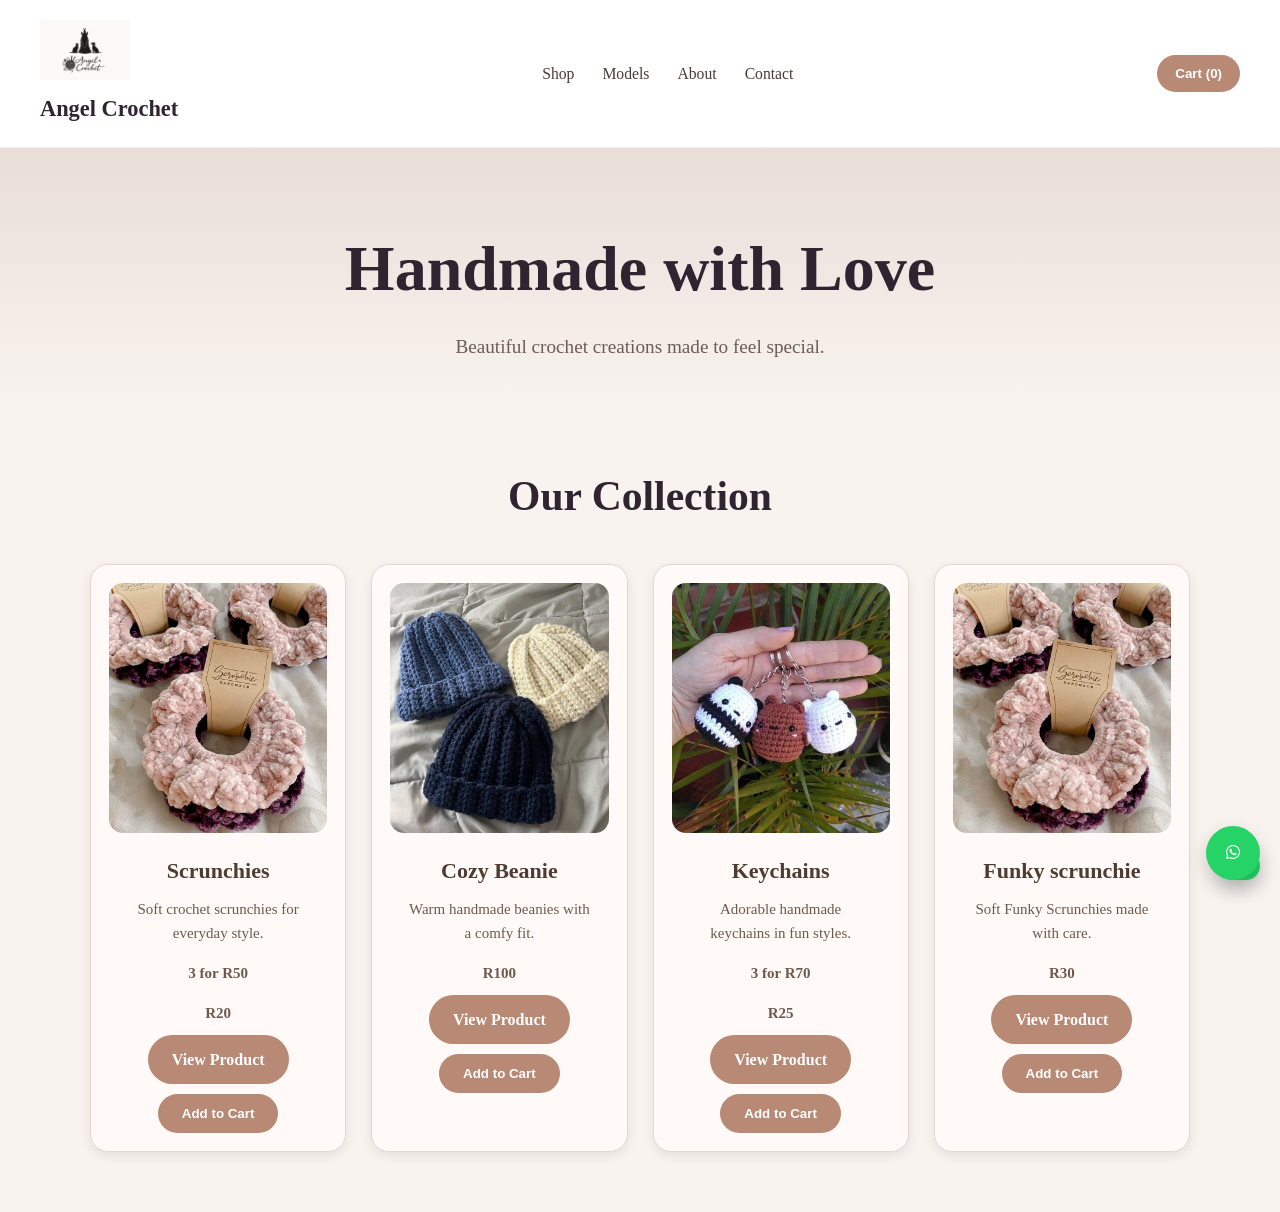
<file: index.html>
<!DOCTYPE html>
<html lang="en">
<head>
  <meta charset="UTF-8" />
  <meta name="viewport" content="width=device-width, initial-scale=1.0" />
  <title>Angel crochet</title>
  <link rel="stylesheet" href="style.css" />
  <link rel="stylesheet" href="https://cdnjs.cloudflare.com/ajax/libs/font-awesome/6.5.0/css/all.min.css">
</head>
<body>

  <!-- Top Bar -->
 <header class="top-bar">
  <div class="logo">
  <img src="Angel Crochet Logo.png" alt="Angel Crochet Logo"> <div class="logo">Angel Crochet</div>
</div>
  <nav>
  <a href="index.html">Shop</a>
  <a href="models.html">Models</a>
  <a href="about.html">About</a>
  <a href="contact.html">Contact</a>
</nav>
  </nav>
  <button class="cart-btn" onclick="toggleCart()">
    Cart (<span id="cart-count">0</span>)
  </button>
</header>

  <!-- Hero -->
  <section class="hero">
    <h1>Handmade with Love</h1>
    <p>Beautiful crochet creations made to feel special.</p>
  </section>

  <!-- Shop -->
  <section class="shop-section" id="shop">
    <h2>Our Collection</h2>

    <div class="product-grid">
      <div class="product-card">
        <img src="Velvet Scrunchies.jpg" alt="Scrunchies">
        <h3>Scrunchies</h3>
        <p>Soft crochet scrunchies for everyday style.</p>
        <p class="price">3 for R50</p>
        <p class="price">R20</p>
        <div class="product-buttons">
          <a href="scrunchies.html" class="view-btn">View Product</a>
          <button class="add-btn" onclick="addToCart('Scrunchies',20), scrunchie">Add to Cart</button>
        </div>
      </div>

      <div class="product-card">
        <img src="beanies.jpg" alt="Cozy Beanie">
        <h3>Cozy Beanie</h3>
        <p>Warm handmade beanies with a comfy fit.</p>
        <p class="price">R100</p>

        <div class="product-buttons">
          <a href="beanie.html" class="view-btn">View Product</a>
          <button class="add-btn" onclick="addToCart('Cozy Beanie', 100)">Add to Cart</button>
        </div>
      </div>

      <div class="product-card">
        <img src="keychain1.jpg" alt="Keychains">
        <h3>Keychains</h3>
        <p>Adorable handmade keychains in fun styles.</p>
        <p class="price">3 for R70</p>
        <p class="price">R25</p>
        <div class="product-buttons">
          <a href="keychains.html" class="view-btn">View Product</a>
          <button class="add-btn" onclick="addToCart('Keychains', 25)">Add to Cart</button>
        </div>
      </div>

      <div class="product-card">
        <img src="Velvet Scrunchies.jpg" alt="funkyscrunchie">
        <h3>Funky scrunchie</h3>
        <p>Soft Funky Scrunchies made with care.</p>
        <p class="price">R30</p>

        <div class="product-buttons">
          <a href="funky-scrunchie.html" class="view-btn">View Product</a>
          <button class="add-btn" onclick="addToCart('funkyscrunchie', 30)">Add to Cart</button>
        </div>
      </div>
    </div>
  </section>
    

<!-- Cart Sidebar -->
  <aside class="cart-sidebar" id="cart-sidebar">
    <div class="cart-header">
      <h3>Your Cart</h3>
      <button onclick="toggleCart()" class="close-cart">×</button>
      <button onclick="clearCart()" class="checkout-btn">Clear Cart</button>
    </div>

    <div id="cart-items" class="cart-items"></div>

    <div class="cart-footer">
      <p><strong>Total:</strong> R<span id="cart-total">0</span></p>
      <button class="checkout-btn" onclick="checkoutWhatsApp()">Checkout on WhatsApp</button>
    </div>
  </aside>
  

  <!-- Overlay -->
  <div class="overlay" id="overlay" onclick="toggleCart()"></div>

  <!-- Floating WhatsApp -->
  <a 
    href="https://wa.me/27814694237?text=Hi%20I%20would%20like%20to%20place%20an%20order"
    class="floating-whatsapp"
    target="_blank"
  >
</a>
<a href="https://wa.me/27814694237" class="floating-whatsapp" target="_blank">
  <i class="fa-brands fa-whatsapp"></i>
</a>

  <script src="script.js"></script>

</div>
</body>
</html>
</file>
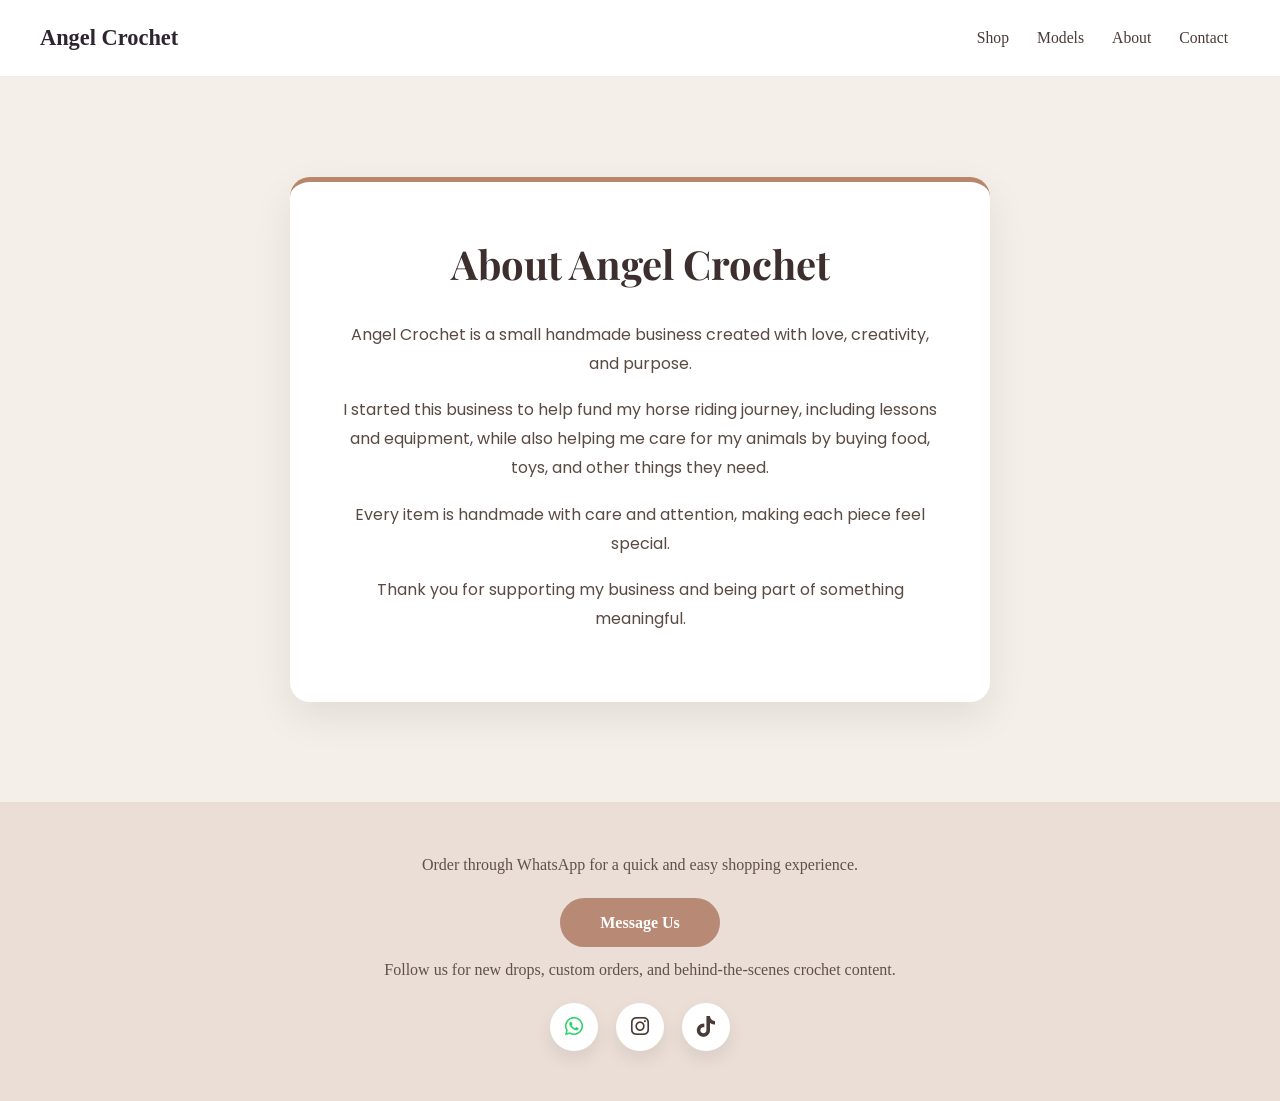
<file: about.html>
<!DOCTYPE html>
<html lang="en">
<head>
  <meta charset="UTF-8">
  <meta name="viewport" content="width=device-width, initial-scale=1.0">
  <title>About | Angel Crochet</title>
  <link href="https://fonts.googleapis.com/css2?family=Playfair+Display:wght@500&family=Poppins:wght@300;400;500&display=swap" rel="stylesheet">
  <link rel="stylesheet" href="https://cdnjs.cloudflare.com/ajax/libs/font-awesome/6.5.0/css/all.min.css">
  <link rel="stylesheet" href="style.css">
</head>
<body>

  <header class="top-bar">
    <div class="logo">Angel Crochet</div>
    <nav>
      <a href="index.html">Shop</a>
      <a href="models.html">Models</a>
      <a href="about.html">About</a>
      <a href="contact.html">Contact</a>
    </nav>
  </header>

  <section class="about-page">
    <div class="about-box">
      <h1>About Angel Crochet</h1>

      <p>
        Angel Crochet is a small handmade business created with love, creativity, and purpose.
      </p>

      <p>
        I started this business to help fund my horse riding journey, including lessons and equipment,
        while also helping me care for my animals by buying food, toys, and other things they need.
      </p>

      <p>
        Every item is handmade with care and attention, making each piece feel special.
      </p>

      <p>
        Thank you for supporting my business and being part of something meaningful.
      </p>
    </div>
  </section>

</body>
</html>
<footer class="footer" id="contact">
  
 <p>Order through WhatsApp for a quick and easy shopping experience.</p>

  <a href="https://wa.me/27814694237?text=Hi%20I%20would%20like%20to%20place%20an%20order"
     class="footer-whatsapp"
     target="_blank">
    Message Us
  </a>

  <p class="social-text">
    Follow us for new drops, custom orders, and behind-the-scenes crochet content.
  </p>

  <div class="social-links">
    <a href="https://wa.me/27814694237" target="_blank" aria-label="WhatsApp">
      <i class="fa-brands fa-whatsapp"></i>
    </a>
    <a href="https://www.instagram.com/angel.crochet7" target="_blank" aria-label="Instagram">
      <i class="fa-brands fa-instagram"></i>
    </a>
    <a href="https://www.tiktok.com/@angel.crochet7" target="_blank" aria-label="TikTok">
      <i class="fa-brands fa-tiktok"></i>
    </a>
  </div>
</footer>
</file>
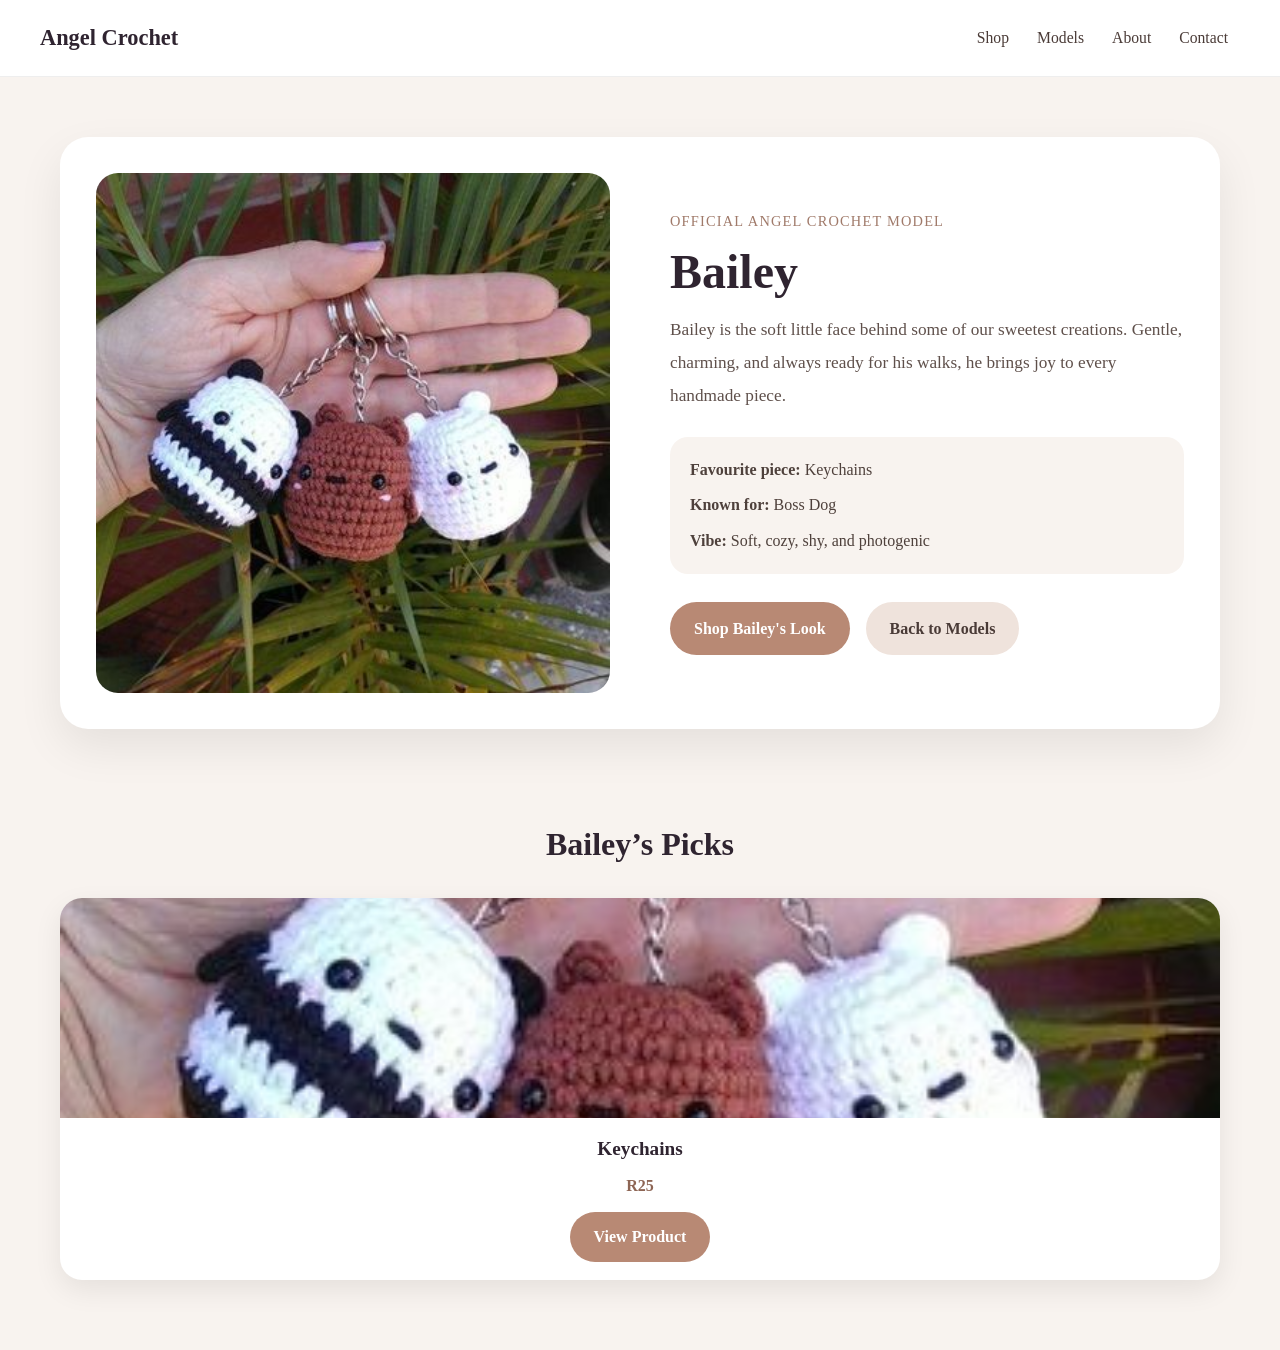
<file: bailey.html>
<!DOCTYPE html>
<html lang="en">
<head>
  <meta charset="UTF-8" />
  <meta name="viewport" content="width=device-width, initial-scale=1.0" />
  <title>Bailey | Angel Crochet</title>
  <link rel="stylesheet" href="style.css" />
</head>
<body>

  <header class="top-bar">
    <div class="logo">Angel Crochet</div>
    <nav>
      <a href="index.html#shop">Shop</a>
      <a href="models.html">Models</a>
      <a href="index.html#about">About</a>
      <a href="index.html#contact">Contact</a>
    </nav>
  </header>
</div>
  
<section class="single-model-page">
  <div class="single-model-card">

    <div class="single-model-image">
      <img src="keychain1.jpg" alt="Bailey">
    </div>

    <div class="single-model-info">
      <p class="model-tag">Official Angel Crochet Model</p>
      <h1>Bailey</h1>
      <p class="single-model-description">
        Bailey is the soft little face behind some of our sweetest creations.
        Gentle, charming, and always ready for his walks, he brings joy
        to every handmade piece.
      </p>

      <div class="model-meta">
        <p><strong>Favourite piece:</strong> Keychains</p>
        <p><strong>Known for:</strong> Boss Dog </p>
        <p><strong>Vibe:</strong> Soft, cozy, shy, and photogenic</p>
      </div>

      <div class="single-model-buttons">
        <a href="keychains.html" class="buy-btn">Shop Bailey's Look</a>
        <a href="models.html" class="back-btn">Back to Models</a>
      </div>
    </div>

  </div>
</section>
</body>
</html>
<section class="related-products">
  <h2>Bailey’s Picks</h2>

  <div class="related-grid">
    <div class="related-card">
      <img src="keychain1.jpg" alt="Keychains">
      <h3>Keychains</h3>
      <p>R25</p>
      <a href="keychains.html" class="view-btn">View Product</a>
    </div>
  </div>
</section>
</file>
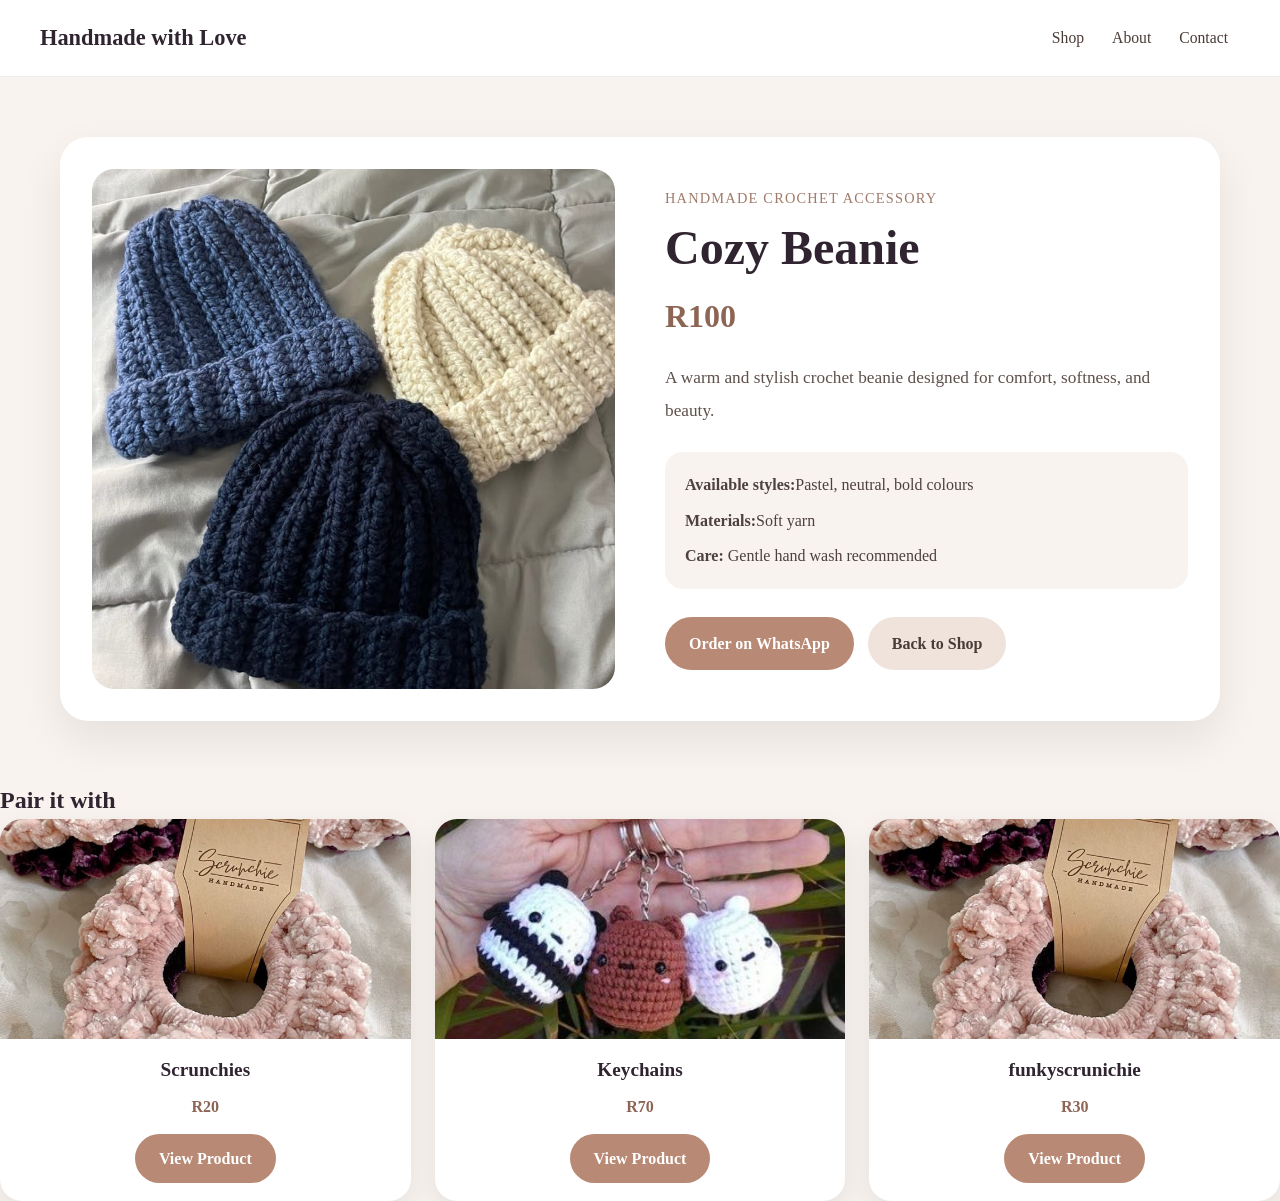
<file: beanie.html>
<!DOCTYPE html>
<html lang="en">
<head>
  <meta charset="UTF-8" />
  <meta name="viewport" content="width=device-width, initial-scale=1.0" />
  <title>Cozy Beanie | Handmade with Love</title>
  <link rel="stylesheet" href="style.css" />
</head>
<body>

  <header class="top-bar">
    <div class="logo">Handmade with Love</div>
    <nav>
      <a href="index.html#shop">Shop</a>
      <a href="index.html#about">About</a>
      <a href="index.html#contact">Contact</a>
    </nav>
  </header>

  <section class="single-product-page">
    <div class="single-product-card">
      <div class="single-product-image">
        <img src="beanies.jpg" alt="Cozy Beanie" />
      </div>

      <div class="single-product-info">
        <p class="product-tag">Handmade crochet accessory</p>
        <h1>Cozy Beanie</h1>
        <p class="single-price">R100</p>

        <p class="single-description">
          A warm and stylish crochet beanie designed for comfort, softness, and beauty.
        </p>

        <div class="product-meta">
          <p><strong>Available styles:</strong>Pastel, neutral, bold colours</p> 
          <p><strong>Materials:</strong>Soft yarn</p>
          <p><strong>Care:</strong> Gentle hand wash recommended</p>
        </div>

        <div class="single-product-buttons">
          <a href="https://wa.me/27814694237?text=Hi%20I%20would%20like%20to%20order" class="buy-btn" target="_blank"> Order on WhatsApp</a>
          <a href="index.html" class="back-btn">Back to Shop</a>
        </div>
      </div>
    </div>
  </section class="related-products">
  <h2>Pair it with</h2>

  <div class="related-grid">
    <div class="related-card">
      <img src="Velvet Scrunchies.jpg" alt="Scrunchies">
      <h3>Scrunchies</h3>
      <p>R20</p>
      <a href="scrunchies.html" class="view-btn">View Product</a>
    </div>

    <div class="related-card">
      <img src="keychain1.jpg" alt="Keychains">
      <h3>Keychains</h3>
      <p>R70</p>
      <a href="keychains.html" class="view-btn">View Product</a>
    </div>

    <div class="related-card">
      <img src="Velvet Scrunchies.jpg" alt="funkyscrunchie">
      <h3>funkyscrunichie</h3>
      <p>R30</p>
      <a href="funky-scrunchie.html" class="view-btn">View Product</a>
    </div>
  </div>
</section>

</body>
</html>
</file>
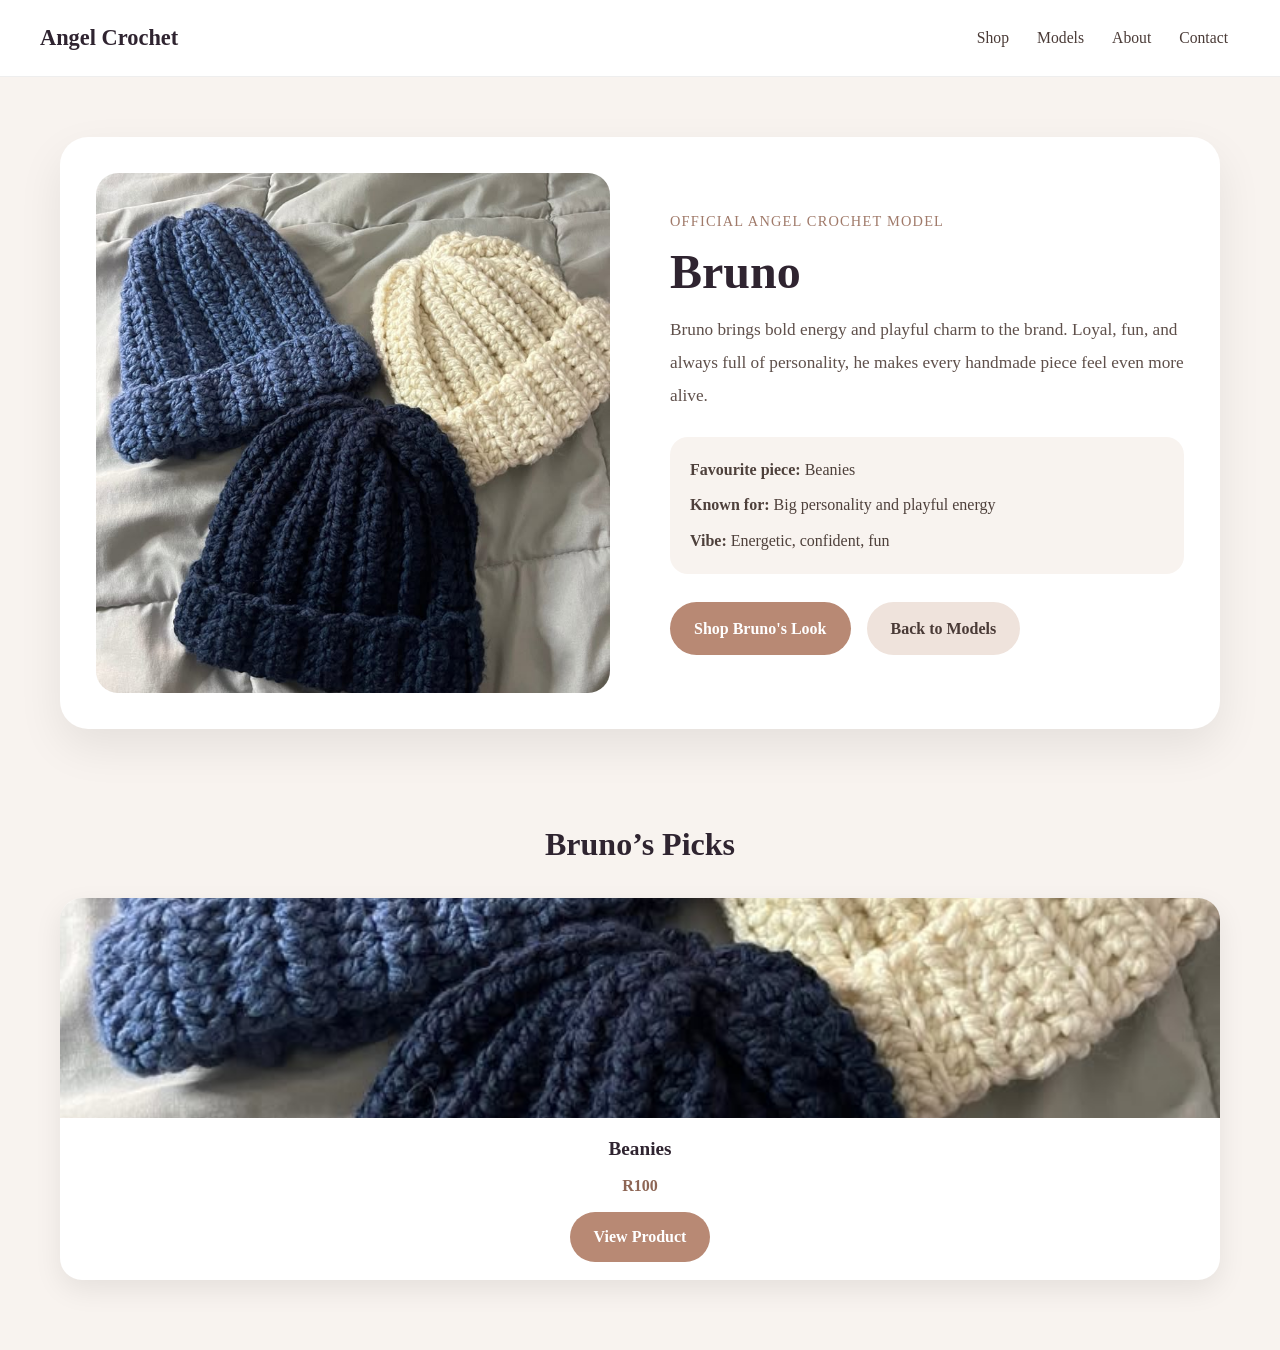
<file: bruno.html>
<!DOCTYPE html>
<html lang="en">
<head>
  <meta charset="UTF-8" />
  <meta name="viewport" content="width=device-width, initial-scale=1.0" />
  <title>Bruno | Angel Crochet</title>
  <link rel="stylesheet" href="style.css" />
</head>
<body>

  <header class="top-bar">
    <div class="logo">Angel Crochet</div>
    <nav>
      <a href="index.html#shop">Shop</a>
      <a href="models.html">Models</a>
      <a href="index.html#about">About</a>
      <a href="index.html#contact">Contact</a>
    </nav>
  </header>

  <section class="single-model-page">
    <div class="single-model-card">

      <div class="single-model-image">
        <img src="beanies.jpg" alt="Bruno">
      </div>

      <div class="single-model-info">
        <p class="model-tag">Official Angel Crochet Model</p>
        <h1>Bruno</h1>
        <p class="single-model-description">
          Bruno brings bold energy and playful charm to the brand. Loyal, fun,
          and always full of personality, he makes every handmade piece feel even more alive.
        </p>

        <div class="model-meta">
          <p><strong>Favourite piece:</strong> Beanies</p>
          <p><strong>Known for:</strong> Big personality and playful energy</p>
          <p><strong>Vibe:</strong> Energetic, confident, fun</p>
        </div>

        <div class="single-model-buttons">
          <a href="beanie.html" class="buy-btn">Shop Bruno's Look</a>
          <a href="models.html" class="back-btn">Back to Models</a>
        </div>
      </div>

    </div>
  </section>

  <section class="related-products">
    <h2>Bruno’s Picks</h2>

    <div class="related-grid">
      <div class="related-card">
        <img src="beanies.jpg" alt="Beanies">
        <h3>Beanies</h3>
        <p>R100</p>
        <a href="beanie.html" class="view-btn">View Product</a>
      </div>
    </div>
  </section>

</body>
</html>
</file>
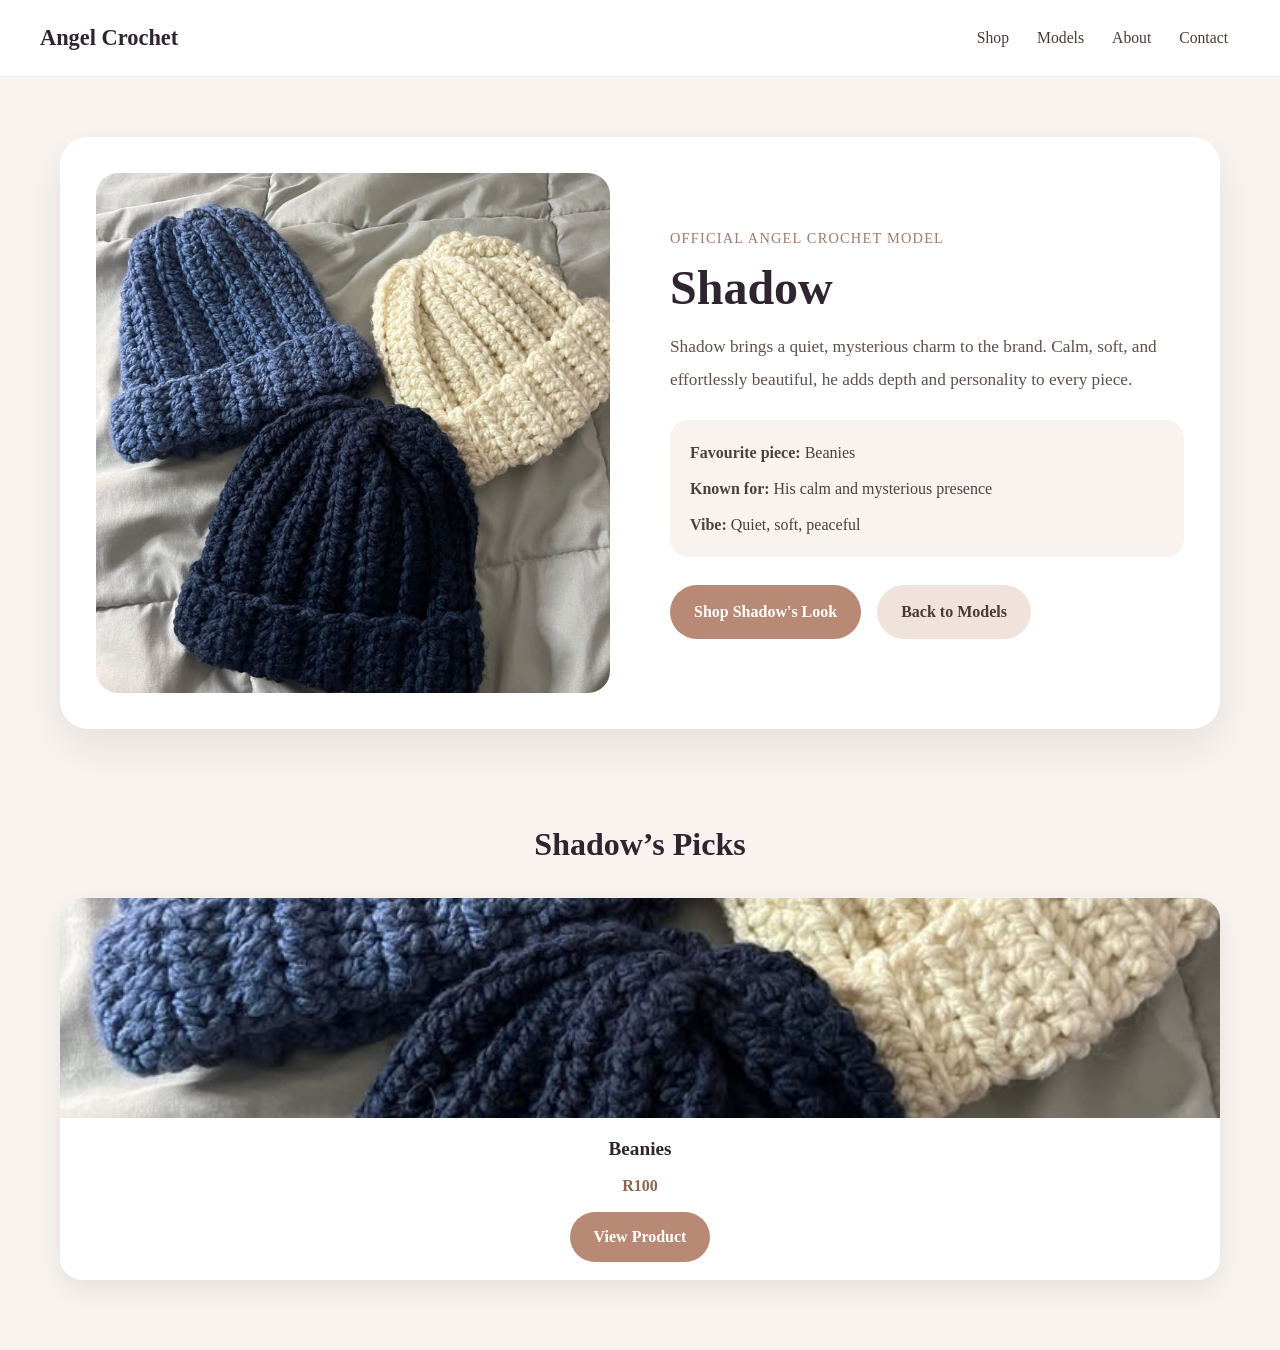
<file: cat3.html>
<!DOCTYPE html>
<html lang="en">
<head>
  <meta charset="UTF-8" />
  <meta name="viewport" content="width=device-width, initial-scale=1.0" />
  <title>Shadow | Angel Crochet</title>
  <link rel="stylesheet" href="style.css" />
</head>
<body>

  <header class="top-bar">
    <div class="logo">Angel Crochet</div>
    <nav>
      <a href="index.html#shop">Shop</a>
      <a href="models.html">Models</a>
      <a href="index.html#about">About</a>
      <a href="index.html#contact">Contact</a>
    </nav>
  </header>

  <section class="single-model-page">
    <div class="single-model-card">

      <div class="single-model-image">
        <img src="beanies.jpg" alt="Shadow">
      </div>

      <div class="single-model-info">
        <p class="model-tag">Official Angel Crochet Model</p>
        <h1>Shadow</h1>
        <p class="single-model-description">
          Shadow brings a quiet, mysterious charm to the brand. Calm, soft,
          and effortlessly beautiful, he adds depth and personality to every piece.
        </p>

        <div class="model-meta">
          <p><strong>Favourite piece:</strong> Beanies</p>
          <p><strong>Known for:</strong> His calm and mysterious presence</p>
          <p><strong>Vibe:</strong> Quiet, soft, peaceful</p>
        </div>

        <div class="single-model-buttons">
          <a href="beanie.html" class="buy-btn">Shop Shadow's Look</a>
          <a href="models.html" class="back-btn">Back to Models</a>
        </div>
      </div>

    </div>
  </section>

  <section class="related-products">
    <h2>Shadow’s Picks</h2>

    <div class="related-grid">
      <div class="related-card">
        <img src="beanies.jpg" alt="Beanies">
        <h3>Beanies</h3>
        <p>R100</p>
        <a href="beanie.html" class="view-btn">View Product</a>
      </div>
    </div>
  </section>

</body>
</html>
</file>
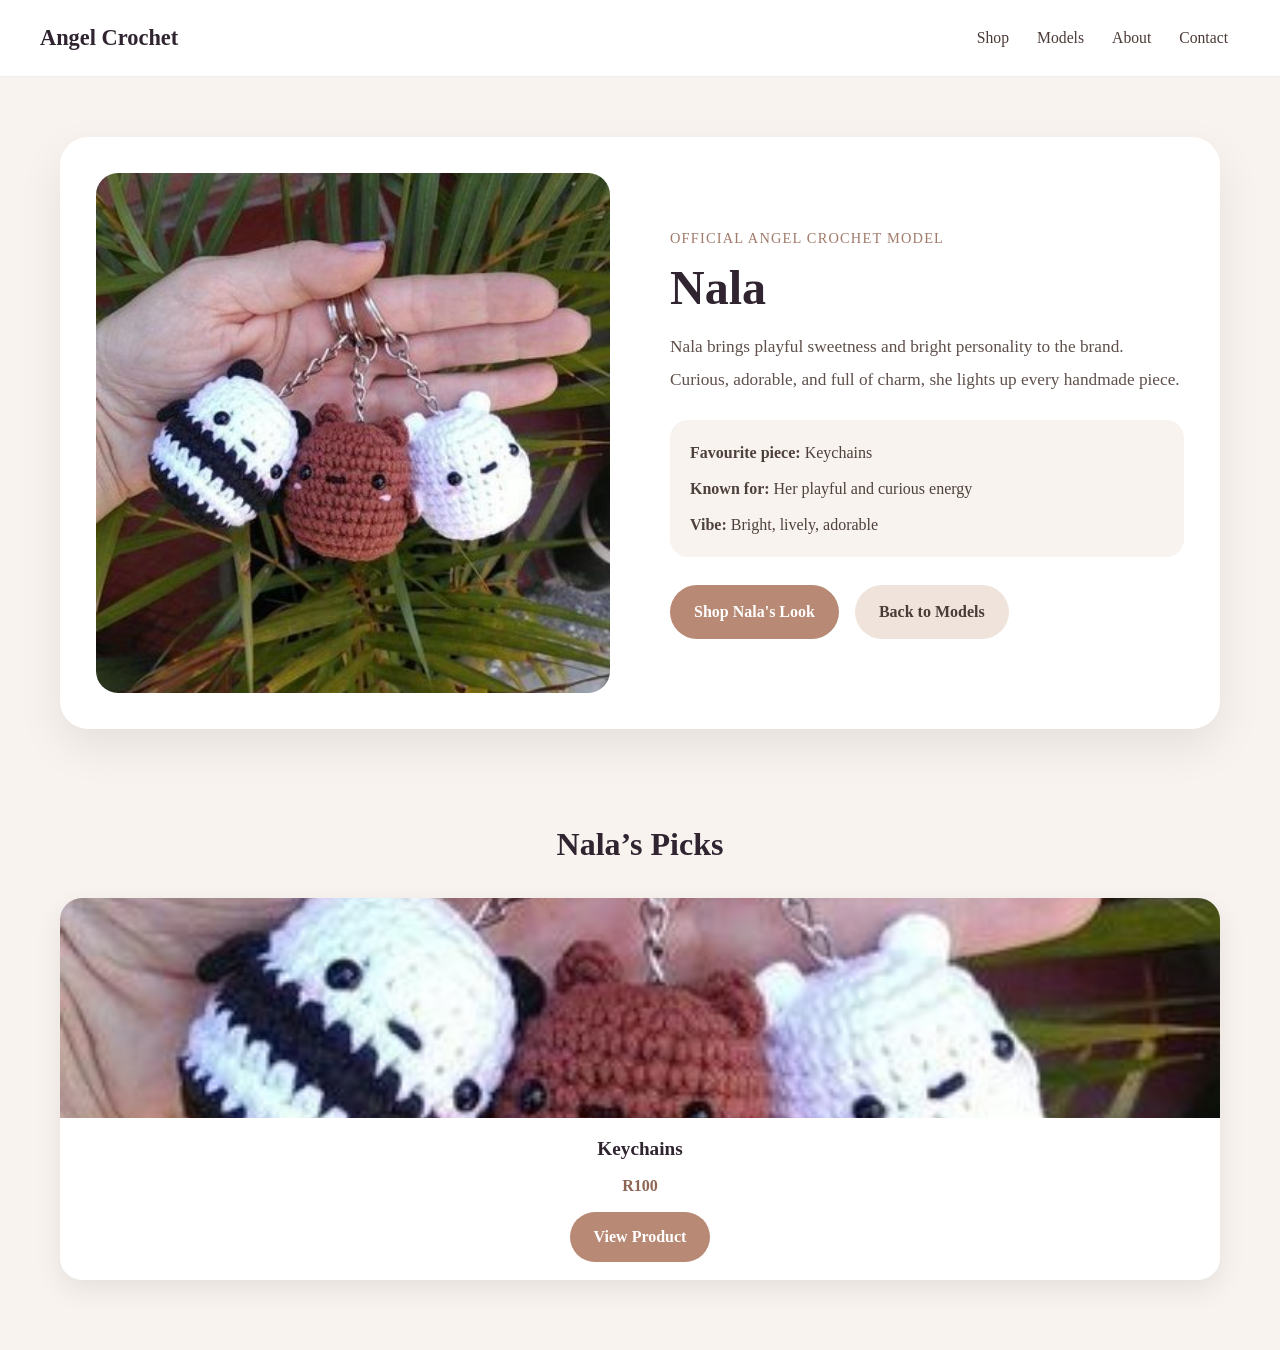
<file: cat4.html>
<!DOCTYPE html>
<html lang="en">
<head>
  <meta charset="UTF-8" />
  <meta name="viewport" content="width=device-width, initial-scale=1.0" />
  <title>Nala | Angel Crochet</title>
  <link rel="stylesheet" href="style.css" />
</head>
<body>

  <header class="top-bar">
    <div class="logo">Angel Crochet</div>
    <nav>
      <a href="index.html#shop">Shop</a>
      <a href="models.html">Models</a>
      <a href="index.html#about">About</a>
      <a href="index.html#contact">Contact</a>
    </nav>
  </header>

  <section class="single-model-page">
    <div class="single-model-card">

      <div class="single-model-image">
        <img src="keychain1.jpg" alt="Nala">
      </div>

      <div class="single-model-info">
        <p class="model-tag">Official Angel Crochet Model</p>
        <h1>Nala</h1>
        <p class="single-model-description">
          Nala brings playful sweetness and bright personality to the brand.
          Curious, adorable, and full of charm, she lights up every handmade piece.
        </p>

        <div class="model-meta">
          <p><strong>Favourite piece:</strong> Keychains</p>
          <p><strong>Known for:</strong> Her playful and curious energy</p>
          <p><strong>Vibe:</strong> Bright, lively, adorable</p>
        </div>

        <div class="single-model-buttons">
          <a href="keychains.html" class="buy-btn">Shop Nala's Look</a>
          <a href="models.html" class="back-btn">Back to Models</a>
        </div>
      </div>

    </div>
  </section>

  <section class="related-products">
    <h2>Nala’s Picks</h2>

    <div class="related-grid">
      <div class="related-card">
        <img src="keychain1.jpg" alt="Keychains">
        <h3>Keychains</h3>
        <p>R100</p>
        <a href="keychains.html" class="view-btn">View Product</a>
      </div>
    </div>
  </section>

</body>
</html>
</file>
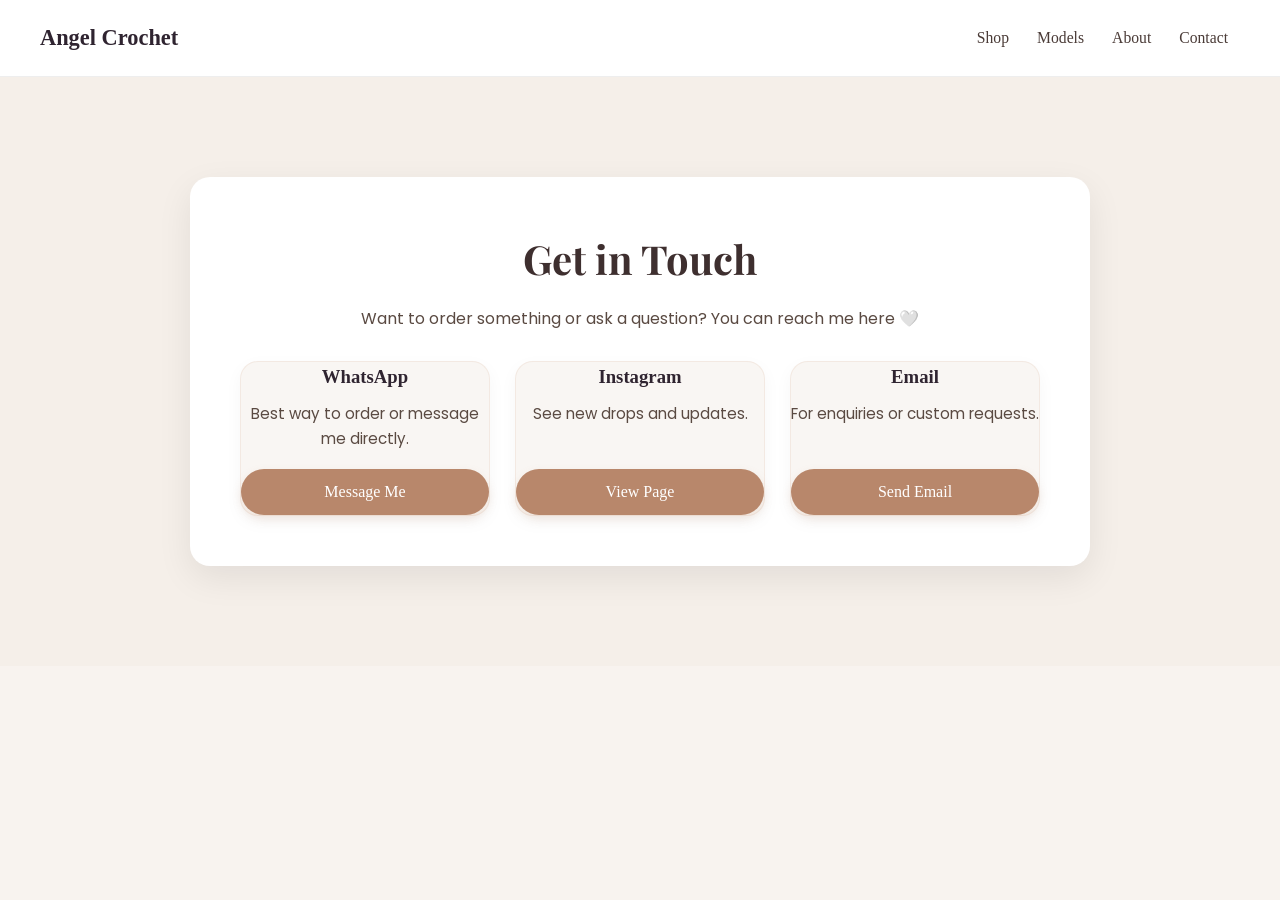
<file: contact.html>
<!DOCTYPE html>
<html lang="en">
<head>
  <meta charset="UTF-8">
  <meta name="viewport" content="width=device-width, initial-scale=1.0">
  <title>Contact | Angel Crochet</title>

  <link href="https://fonts.googleapis.com/css2?family=Playfair+Display:wght@500&family=Poppins:wght@300;400;500&display=swap" rel="stylesheet">
  <link rel="stylesheet" href="style.css">
</head>
<body>

<header class="top-bar">
  <div class="logo">Angel Crochet</div>
  <nav>
    <a href="index.html">Shop</a>
    <a href="models.html">Models</a>
    <a href="about.html">About</a>
    <a href="contact.html">Contact</a>
  </nav>
</header>

<section class="contact-page">
  <div class="contact-box">

    <h1>Get in Touch</h1>
    <p>
      Want to order something or ask a question? You can reach me here 🤍
    </p>

    <div class="contact-grid">

      <!-- WhatsApp -->
      <div class="contact-card">
        <h3>WhatsApp</h3>
        <p>Best way to order or message me directly.</p>
        <a href="https://wa.me/27814694237" target="_blank" class="contact-btn">
          Message Me
        </a>
      </div>

      <!-- Instagram -->
      <div class="contact-card">
        <h3>Instagram</h3>
        <p>See new drops and updates.</p>
        <a href="https://instagram.com/angel.crochet7" target="_blank" class="contact-btn">
          View Page
        </a>
      </div>

      <!-- Email -->
      <div class="contact-card">
        <h3>Email</h3>
        <p>For enquiries or custom requests.</p>
        <a href="https://mail.google.com/mail/?view=cm&fs=1&to=angelcrochetinspiredbyanimals@gmail.com"
           target="_blank"
           class="contact-btn">
          Send Email
        </a>
      </div>

    </div>

  </div>
</section>

</body>
</html>
</file>
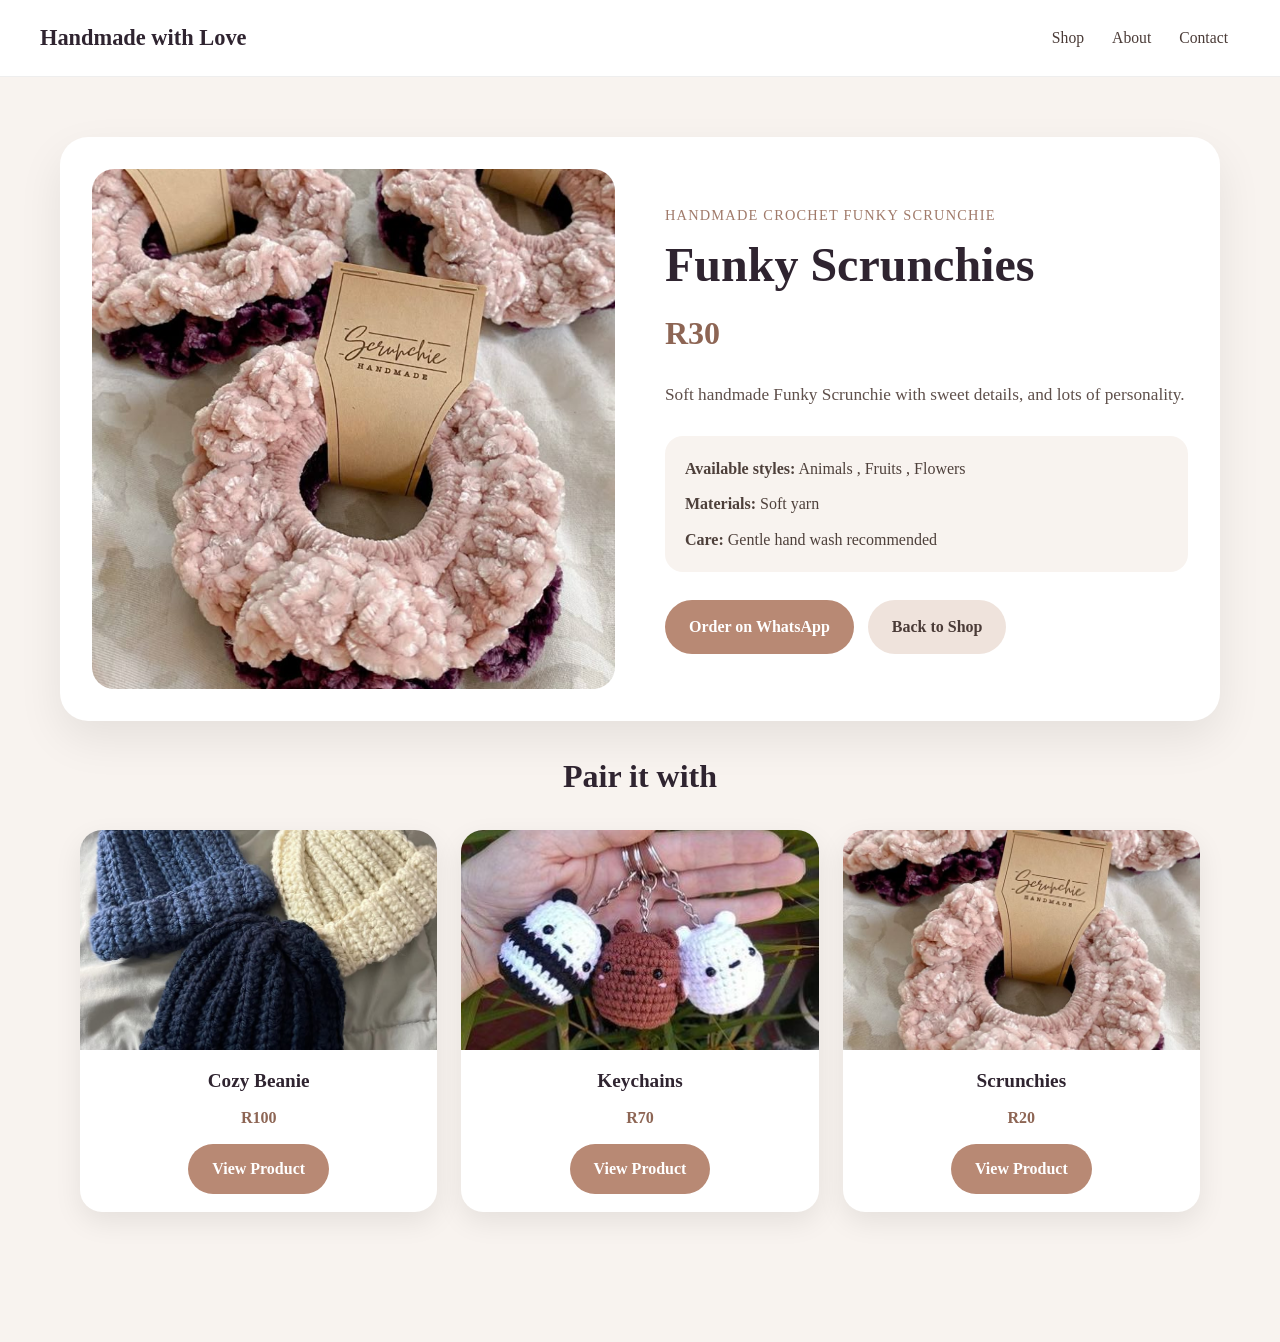
<file: funky-scrunchie.html>
<!DOCTYPE html>
<html lang="en">
<head>
  <meta charset="UTF-8" />
  <meta name="viewport" content="width=device-width, initial-scale=1.0" />
  <title>Funky Scrunchies | Handmade with Love</title>
  <link rel="stylesheet" href="style.css" />
</head>
<body>

  <header class="top-bar">
    <div class="logo">Handmade with Love</div>
    <nav>
      <a href="index.html#shop">Shop</a>
      <a href="index.html#about">About</a>
      <a href="index.html#contact">Contact</a>
    </nav>
  </header>

  <section class="single-product-page">
    <div class="single-product-card">
      <div class="single-product-image">
        <img src="Velvet Scrunchies.jpg" alt="Funky Scrunchies" />
      </div>

      <div class="single-product-info">
        <p class="product-tag">Handmade crochet Funky Scrunchie</p>
        <h1>Funky Scrunchies</h1>
        <p class="single-price">R30</p>

        <p class="single-description">
          Soft handmade Funky Scrunchie with sweet details, and lots of personality.
        </p>

        <div class="product-meta">
          <p><strong>Available styles:</strong> Animals , Fruits , Flowers</p>
          <p><strong>Materials:</strong> Soft yarn</p>
          <p><strong>Care:</strong> Gentle hand wash recommended</p>
        </div>

        <div class="single-product-buttons">
         <a href="https://wa.me/27814694237?text=Hi%20I%20would%20like%20to%20order" class="buy-btn" target="_blank">Order on WhatsApp</a>
          <a href="index.html" class="back-btn">Back to Shop</a>
        </div>
      </div>
    </div>
  <section class="related-products">
  <h2>Pair it with</h2>

  <div class="related-grid">
    <div class="related-card">
      <img src="beanies.jpg" alt="Cozy Beanie">
      <h3>Cozy Beanie</h3>
      <p>R100</p>
      <a href="beanie.html" class="view-btn">View Product</a>
    </div>

    <div class="related-card">
      <img src="keychain1.jpg" alt="Keychains">
      <h3>Keychains</h3>
      <p>R70</p>
      <a href="keychains.html" class="view-btn">View Product</a>
    </div>

    <div class="related-card">
      <img src="Velvet Scrunchies.jpg" alt="Scrunchies">
      <h3>Scrunchies</h3>
      <p>R20</p>
      <a href="scrunchies.html" class="view-btn">View Product</a>
    </div>
  </div>
</section>

</body>
</html>
</file>
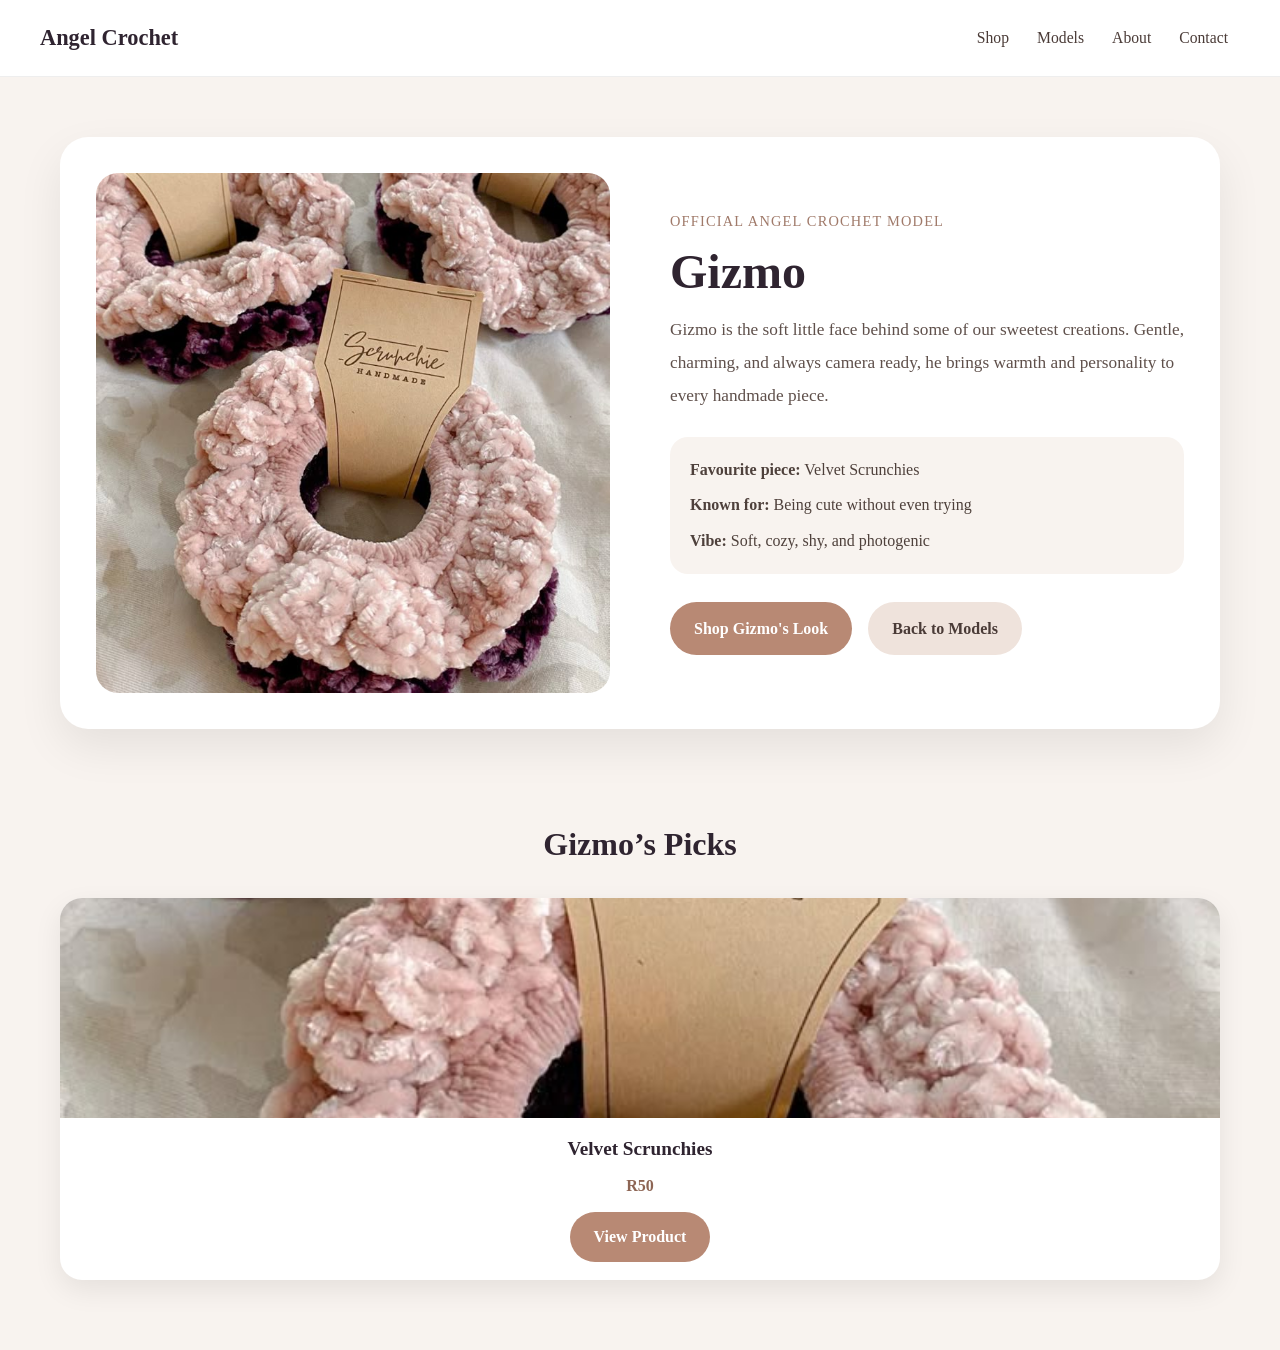
<file: gizmo.html>
<!DOCTYPE html>
<html lang="en">
<head>
  <meta charset="UTF-8" />
  <meta name="viewport" content="width=device-width, initial-scale=1.0" />
  <title>Gizmo | Angel Crochet</title>
  <link rel="stylesheet" href="style.css" />
</head>
<body>

  <header class="top-bar">
    <div class="logo">Angel Crochet</div>
    <nav>
      <a href="index.html#shop">Shop</a>
      <a href="models.html">Models</a>
      <a href="index.html#about">About</a>
      <a href="index.html#contact">Contact</a>
    </nav>
  </header>
</div>
  
<section class="single-model-page">
  <div class="single-model-card">

    <div class="single-model-image">
      <img src="Velvet Scrunchies.jpg" alt="Gizmo">
    </div>

    <div class="single-model-info">
      <p class="model-tag">Official Angel Crochet Model</p>
      <h1>Gizmo</h1>
      <p class="single-model-description">
        Gizmo is the soft little face behind some of our sweetest creations.
        Gentle, charming, and always camera ready, he brings warmth and personality
        to every handmade piece.
      </p>

      <div class="model-meta">
        <p><strong>Favourite piece:</strong> Velvet Scrunchies</p>
        <p><strong>Known for:</strong> Being cute without even trying</p>
        <p><strong>Vibe:</strong> Soft, cozy, shy, and photogenic</p>
      </div>

      <div class="single-model-buttons">
        <a href="scrunchies.html" class="buy-btn">Shop Gizmo's Look</a>
        <a href="models.html" class="back-btn">Back to Models</a>
      </div>
    </div>

  </div>
</section>
</body>
</html>
<section class="related-products">
  <h2>Gizmo’s Picks</h2>

  <div class="related-grid">
    <div class="related-card">
      <img src="Velvet Scrunchies.jpg" alt="Velvet Scrunchies">
      <h3>Velvet Scrunchies</h3>
      <p>R50</p>
      <a href="scrunchies.html" class="view-btn">View Product</a>
    </div>
  </div>
</section>
</file>
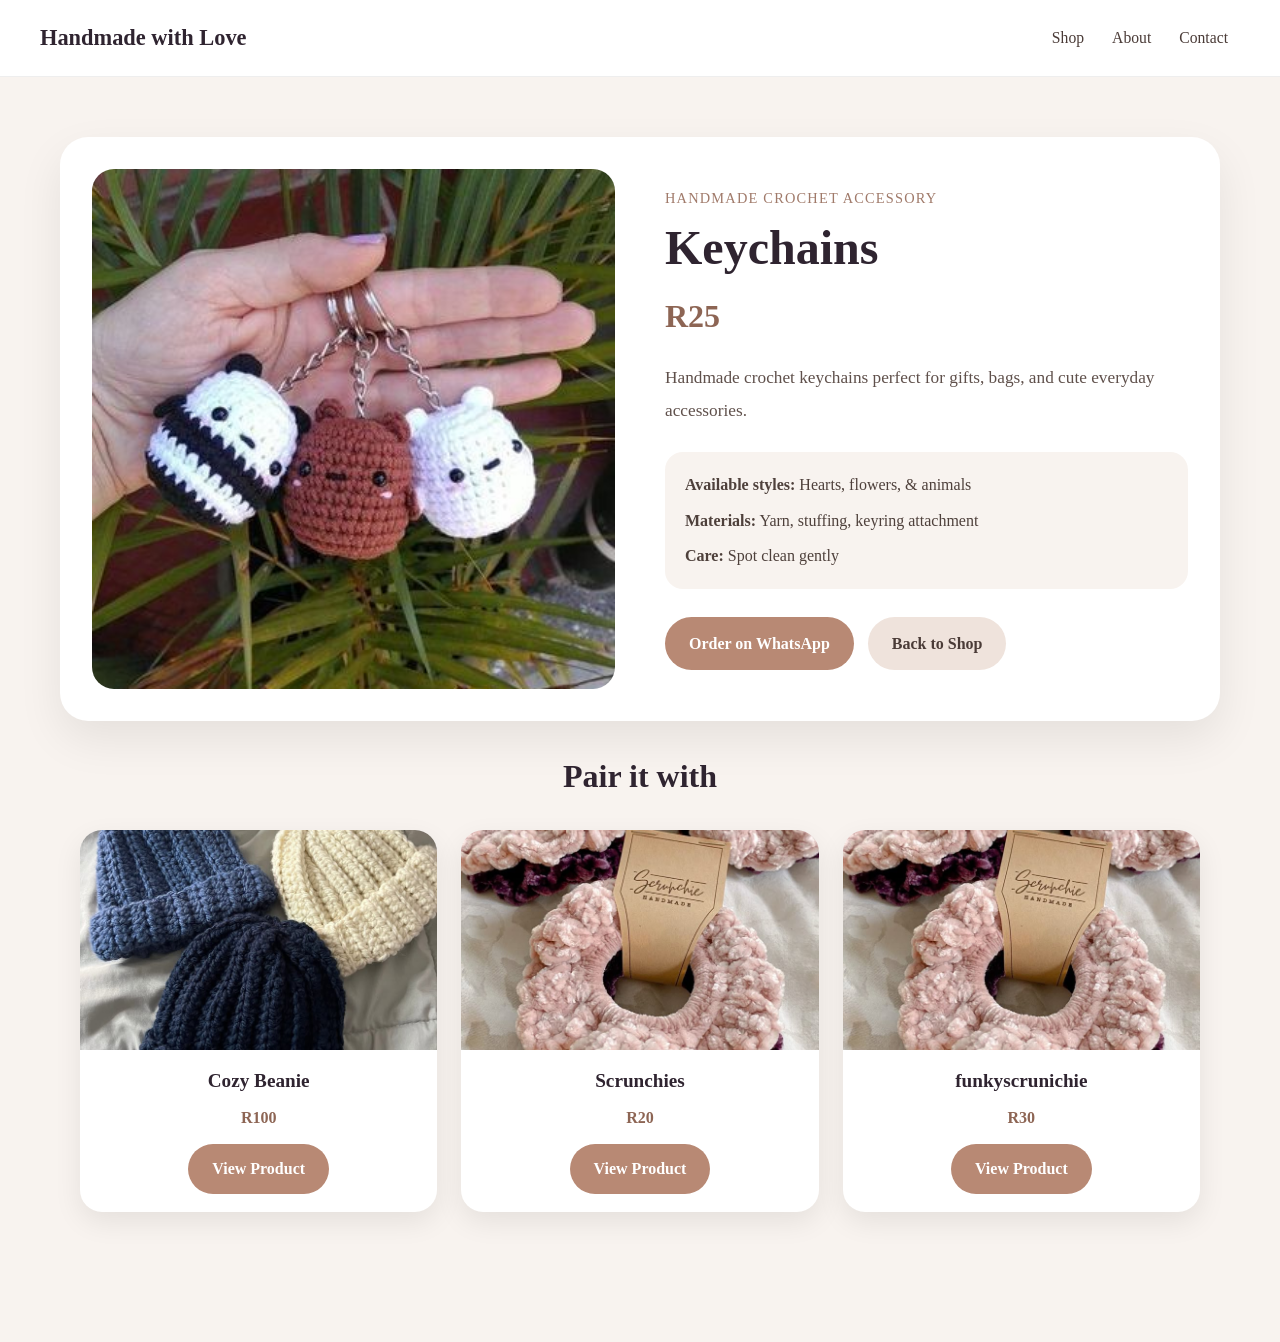
<file: keychains.html>
<!DOCTYPE html>
<html lang="en">
<head>
  <meta charset="UTF-8" />
  <meta name="viewport" content="width=device-width, initial-scale=1.0" />
  <title>Keychains | Handmade with Love</title>
  <link rel="stylesheet" href="style.css" />
</head>
<body>

  <header class="top-bar">
    <div class="logo">Handmade with Love</div>
    <nav>
      <a href="index.html#shop">Shop</a>
      <a href="index.html#about">About</a>
      <a href="index.html#contact">Contact</a>
    </nav>
  </header>

  <section class="single-product-page">
    <div class="single-product-card">
      <div class="single-product-image">
        <img src="keychain1.jpg" alt="Keychains" />
      </div>

      <div class="single-product-info">
        <p class="product-tag">Handmade crochet accessory</p>
        <h1>Keychains</h1>
        <p class="single-price">R25</p>

        <p class="single-description">
          Handmade crochet keychains perfect for gifts, bags, and cute everyday accessories.
        </p>

        <div class="product-meta">
          <p><strong>Available styles:</strong> Hearts, flowers, & animals</p>
          <p><strong>Materials:</strong> Yarn, stuffing, keyring attachment</p>
          <p><strong>Care:</strong> Spot clean gently</p>
        </div>

        <div class="single-product-buttons">
          <a href="https://wa.me/27814694237?text=Hi%20I%20would%20like%20to%20order" class="buy-btn" target="_blank">Order on WhatsApp</a>
          <a href="index.html" class="back-btn">Back to Shop</a>
        </div>
      </div>
    </div>
  <section class="related-products">
  <h2>Pair it with</h2>

  <div class="related-grid">
    <div class="related-card">
      <img src="beanies.jpg" alt="Cozy Beanie">
      <h3>Cozy Beanie</h3>
      <p>R100</p>
      <a href="beanie.html" class="view-btn">View Product</a>
    </div>

    <div class="related-card">
      <img src="Velvet Scrunchies.jpg" alt="Scrunchies">
      <h3>Scrunchies</h3>
      <p>R20</p>
      <a href="scrunchies.html" class="view-btn">View Product</a>
    </div>

    <div class="related-card">
      <img src="Velvet Scrunchies.jpg" alt="funkyscrunchie">
      <h3>funkyscrunichie</h3>
      <p>R30</p>
      <a href="funky-scrunchie.html" class="view-btn">View Product</a>
    </div>
  </div>
</section>

</body>
</html>
</file>
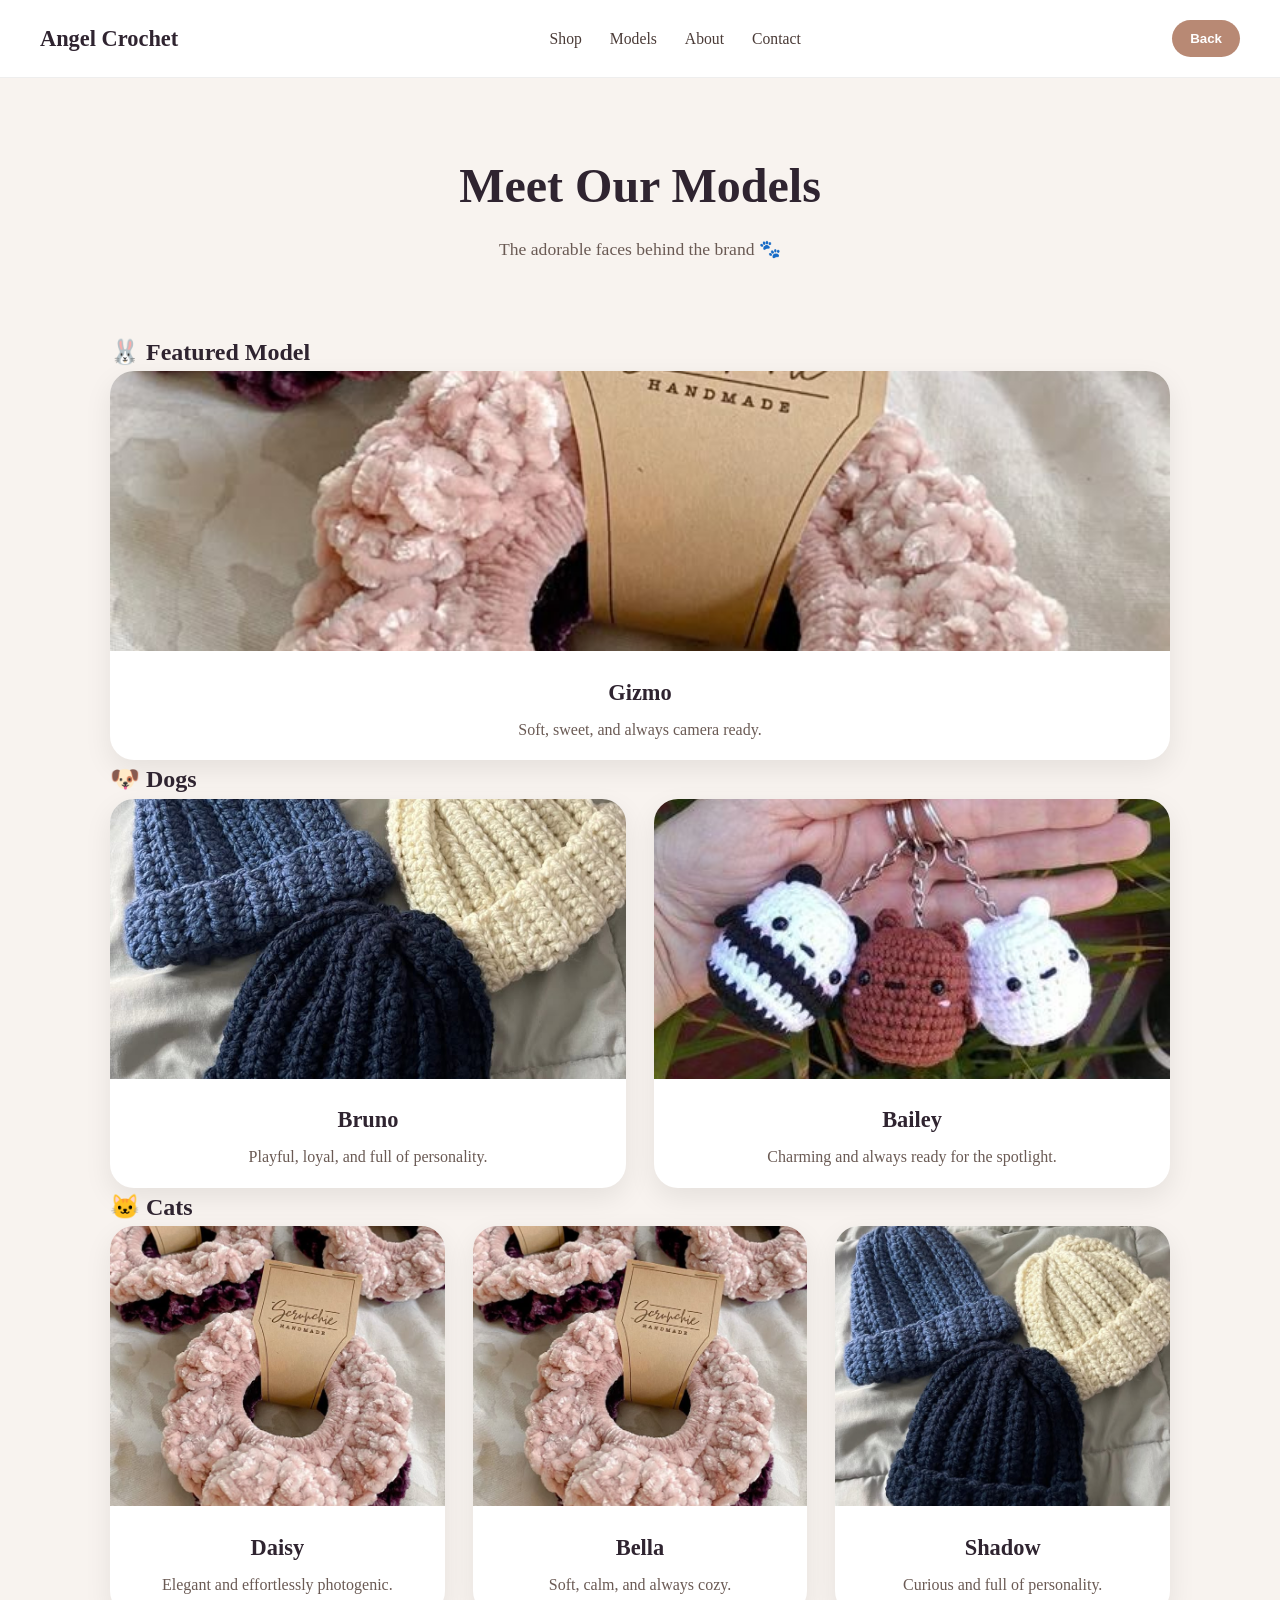
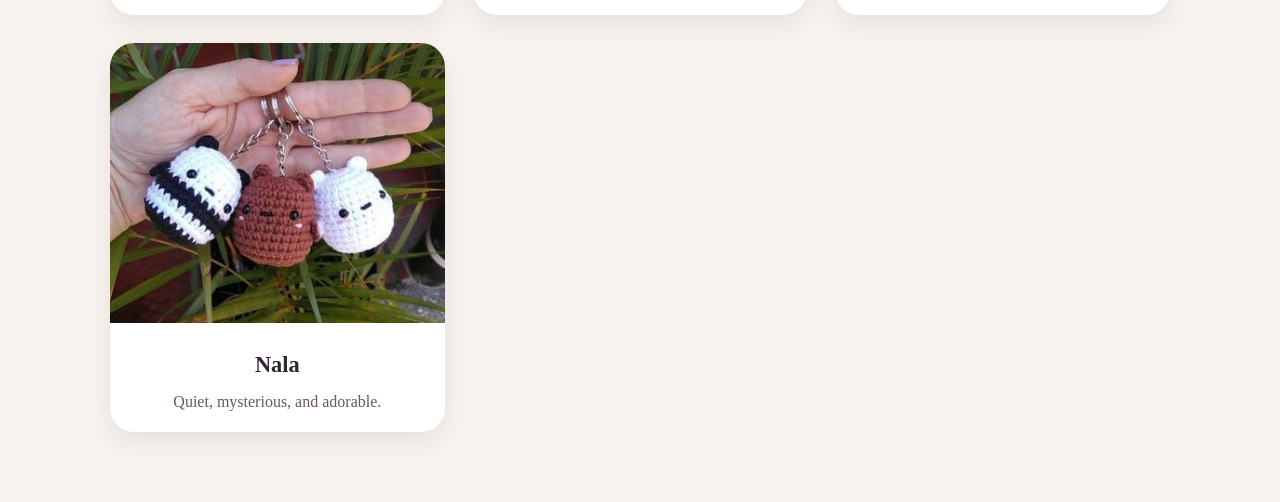
<file: models.html>
<!DOCTYPE html>
<html lang="en">
<head>
  <meta charset="UTF-8" />
  <meta name="viewport" content="width=device-width, initial-scale=1.0" />
  <title>Models | Angel Crochet</title>

  <!-- 🌸 Google Fonts (THIS WAS MISSING) -->
  <link href="https://fonts.googleapis.com/css2?family=Playfair+Display:wght@400;600&family=Inter:wght@300;400;500&display=swap" rel="stylesheet">

  <!-- Your CSS -->
  <link rel="stylesheet" href="style.css" />
</head>

<body>

  <!-- Top Bar -->
  <header class="top-bar">
    <div class="logo">Angel Crochet</div>

    <nav>
      <a href="index.html#shop">Shop</a>
      <a href="models.html">Models</a>
      <a href="index.html#about">About</a>
      <a href="index.html#contact">Contact</a>
    </nav>

    <button class="cart-btn" onclick="window.location.href='index.html'">
      Back
    </button>
  </header>

  <!-- Title -->
  <section class="models-hero">
    <h1>Meet Our Models</h1>
    <p>The adorable faces behind the brand 🐾</p>
  </section>

  <!-- Models Section -->
  <section class="models-section">

    <!-- 🐰 Featured -->
    <h2 class="models-category">🐰 Featured Model</h2>
    <div class="models-grid">
      <a href="gizmo.html" class="model-card">
        <img src="Velvet Scrunchies.jpg" alt="Gizmo">
        <h3>Gizmo</h3>
        <p>Soft, sweet, and always camera ready.</p>
      </a>
    </div>

    <!-- 🐶 Dogs -->
    <h2 class="models-category">🐶 Dogs</h2>
    <div class="models-grid">

      <a href="bruno.html" class="model-card">
        <img src="beanies.jpg" alt="Bruno">
        <h3>Bruno</h3>
        <p>Playful, loyal, and full of personality.</p>
      </a>

      <a href="bailey.html" class="model-card">
        <img src="keychain1.jpg" alt="Bailey">
        <h3>Bailey</h3>
        <p>Charming and always ready for the spotlight.</p>
      </a>

    </div>

    <!-- 🐱 Cats -->
    <h2 class="models-category">🐱 Cats</h2>
    <div class="models-grid">

      <a href="cat1.html" class="model-card">
        <img src="Velvet Scrunchies.jpg" alt="Daisy">
        <h3>Daisy</h3>
        <p>Elegant and effortlessly photogenic.</p>
      </a>

      <a href="cat2.html" class="model-card">
        <img src="Velvet Scrunchies.jpg" alt="Bella">
        <h3>Bella</h3>
        <p>Soft, calm, and always cozy.</p>
      </a>

      <a href="cat3.html" class="model-card">
        <img src="beanies.jpg" alt="Shadow">
        <h3>Shadow</h3>
        <p>Curious and full of personality.</p>
      </a>

      <a href="cat4.html" class="model-card">
        <img src="keychain1.jpg" alt="Nala">
        <h3>Nala</h3>
        <p>Quiet, mysterious, and adorable.</p>
      </a>

    </div>

  </section>

</body>
</html>
</file>
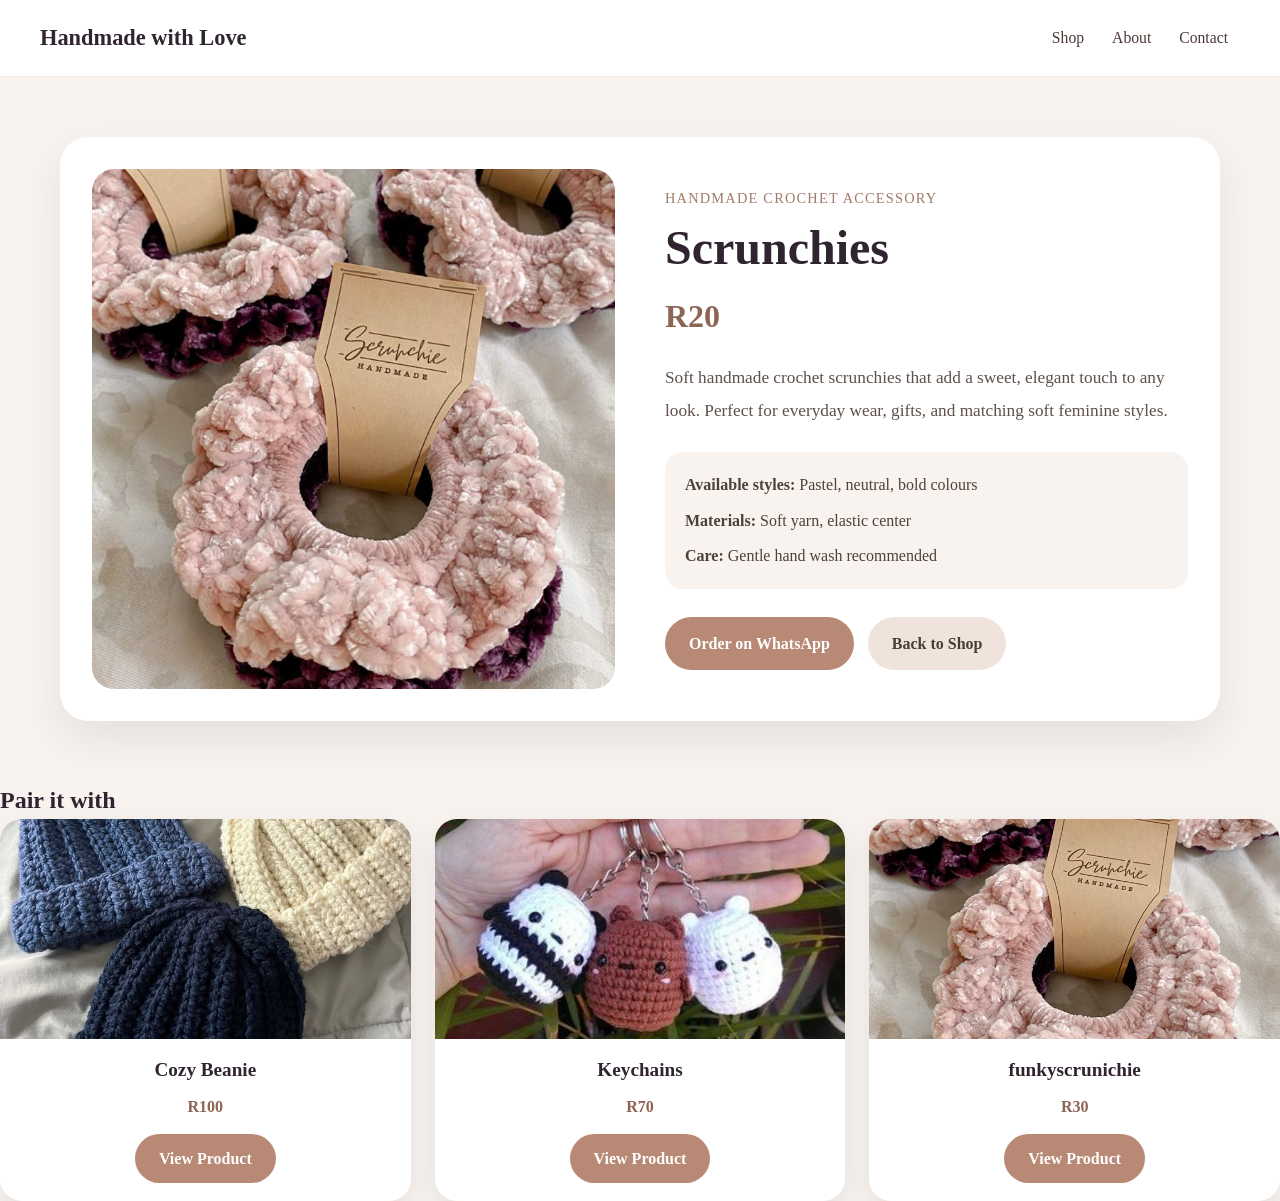
<file: scrunchies.html>
<!DOCTYPE html>
<html lang="en">
<head>
  <meta charset="UTF-8" />
  <meta name="viewport" content="width=device-width, initial-scale=1.0" />
  <title>Scrunchies | Handmade with Love</title>
  <link rel="stylesheet" href="style.css" />
</head>
<body>

  <header class="top-bar">
    <div class="logo">Handmade with Love</div>
    <nav>
      <a href="index.html#shop">Shop</a>
      <a href="index.html#about">About</a>
      <a href="index.html#contact">Contact</a>
    </nav>
  </header>

  <section class="single-product-page">
    <div class="single-product-card">
      
      <div class="single-product-image">
        <img src="Velvet Scrunchies.jpg" alt="Scrunchies" />
      </div>

      <div class="single-product-info">
        <p class="product-tag">Handmade crochet accessory</p>
        <h1>Scrunchies</h1>
        <p class="single-price">R20</p>

        <p class="single-description">
          Soft handmade crochet scrunchies that add a sweet, elegant touch to any look.
          Perfect for everyday wear, gifts, and matching soft feminine styles.
        </p>

        <div class="product-meta">
          <p><strong>Available styles:</strong> Pastel, neutral, bold colours</p>
          <p><strong>Materials:</strong> Soft yarn, elastic center</p>
          <p><strong>Care:</strong> Gentle hand wash recommended</p>
        </div>

        <div class="single-product-buttons">
          <a href="https://wa.me/27814694237?text=Hi%20I%20would%20like%20to%20order" class="buy-btn" target="_blank">Order on WhatsApp</a>
          <a href="index.html" class="back-btn">Back to Shop</a>
        </div>
      </div>
      

    </div>
  </section class="related-products">
  <h2>Pair it with</h2>

  <div class="related-grid">
    <div class="related-card">
      <img src="beanies.jpg" alt="Cozy Beanie">
      <h3>Cozy Beanie</h3>
      <p>R100</p>
      <a href="beanie.html" class="view-btn">View Product</a>
    </div>

    <div class="related-card">
      <img src="keychain1.jpg" alt="Keychains">
      <h3>Keychains</h3>
      <p>R70</p>
      <a href="keychains.html" class="view-btn">View Product</a>
    </div>

    <div class="related-card">
      <img src="Velvet Scrunchies.jpg" alt="Funky Scrunchie">
      <h3>funkyscrunichie</h3>
      <p>R30</p>
      <a href="funky-scrunchie.html" class="view-btn">View Product</a>
    </div>
  </div>
</section>

</body>
</html>
</file>
<file: style.css>
* {
  margin: 0;
  padding: 0;
  box-sizing: border-box;
}

body {
  background: #f8f3ef;
  color: #2f2430;
  font-family: Georgia, "Times New Roman", serif;
  line-height: 1.6;
}

/* Top bar */
.top-bar {
  display: flex;
  justify-content: space-between;
  align-items: center;
  padding: 20px 40px;
  background: rgba(255, 255, 255, 0.7);
  backdrop-filter: blur(10px);
  position: sticky;
  top: 0;
  z-index: 1000;
  border-bottom: 1px solid #eaded6;
}

.logo {
  font-size: 1.4rem;
  font-weight: bold;
}

.top-bar nav a {
  text-decoration: none;
  color: #4a3b37;
  margin: 0 12px;
  font-size: 0.98rem;
}

.cart-btn {
  background: #b88974;
  color: white;
  border: none;
  padding: 11px 18px;
  border-radius: 999px;
  cursor: pointer;
  font-weight: 600;
}

/* Hero */
.hero {
  text-align: center;
  padding: 70px 20px 40px;
  background: linear-gradient(to bottom, #e9ddd7, #f8f3ef);
}

.hero h1 {
  font-size: 4rem;
  margin-bottom: 12px;
}

.hero p {
  font-size: 1.2rem;
  color: #6f5b55;
}

/* Sections */
.shop-section,
.about-section {
  max-width: 1200px;
  margin: auto;
  padding: 60px 20px;
}

.shop-section h2,
.about-section h2 {
  text-align: center;
  font-size: 2.6rem;
  margin-bottom: 35px;
}

/* Product grid */
.product-grid {
  display: grid;
  grid-template-columns: repeat(auto-fit, minmax(250px, 1fr));
  gap: 30px;
}

.product-card {
  background: white;
  border-radius: 24px;
  overflow: hidden;
  box-shadow: 0 10px 30px rgba(0, 0, 0, 0.08);
  transition: 0.3s ease;
  text-align: center;
  padding-bottom: 24px;
}

.product-card:hover {
  transform: translateY(-8px);
  box-shadow: 0 16px 40px rgba(0, 0, 0, 0.12);
}

.product-card img {
  width: 100%;
  height: 270px;
  object-fit: cover;
  display: block;
  background: #eee;
}

.product-card h3 {
  font-size: 1.8rem;
  margin: 20px 0 10px;
}

.product-card p {
  padding: 0 18px;
  color: #5f504b;
}

.price {
  font-size: 1.5rem;
  font-weight: bold;
  margin: 16px 0;
  color: #8d6554;
}

.product-buttons {
  display: flex;
  flex-direction: column;
  gap: 10px;
  align-items: center;
  margin-top: 10px;
}

.view-btn,
.add-btn,
.checkout-btn,
.footer-whatsapp {
  display: inline-block;
  text-decoration: none;
  border: none;
  background: #b88974;
  color: white;
  padding: 12px 24px;
  border-radius: 999px;
  cursor: pointer;
  font-weight: 600;
  transition: 0.3s ease;
}

.view-btn:hover,
.add-btn:hover,
.checkout-btn:hover,
.footer-whatsapp:hover,
.cart-btn:hover {
  background: #9f705d;
}

/* About */
.about-section p {
  max-width: 750px;
  margin: auto;
  text-align: center;
  font-size: 1.1rem;
  color: #5f504b;
}

/* Footer */
.footer {
  text-align: center;
  padding: 50px 20px;
  background: #eaded6;
}

.footer h3 {
  font-size: 2rem;
  margin-bottom: 10px;
}

.footer p {
  margin-bottom: 20px;
  color: #5f504b;
}

/* Cart sidebar */
.cart-sidebar {
  position: fixed;
  top: 0;
  right: -420px;
  width: 380px;
  max-width: 90%;
  height: 100%;
  background: white;
  box-shadow: -6px 0 30px rgba(0, 0, 0, 0.15);
  transition: right 0.35s ease;
  z-index: 2000;
  display: flex;
  flex-direction: column;
}

.cart-sidebar.open {
  right: 0;
}

.cart-header {
  padding: 20px;
  border-bottom: 1px solid #eee;
  display: flex;
  justify-content: space-between;
  align-items: center;
}

.cart-header h3 {
  font-size: 1.6rem;
}

.close-cart {
  font-size: 2rem;
  border: none;
  background: none;
  cursor: pointer;
  color: #555;
}

.cart-items {
  flex: 1;
  overflow-y: auto;
  padding: 20px;
}

.cart-item {
  border-bottom: 1px solid #eee;
  padding: 12px 0;
}

.cart-item h4 {
  font-size: 1.1rem;
  margin-bottom: 5px;
}

.cart-item p {
  color: #6a5a54;
  margin-bottom: 8px;
}

.cart-item button {
  background: #d3a08b;
  color: white;
  border: none;
  padding: 7px 14px;
  border-radius: 999px;
  cursor: pointer;
}

.cart-footer {
  border-top: 1px solid #eee;
  padding: 20px;
}

.overlay {
  position: fixed;
  inset: 0;
  background: rgba(0,0,0,0.25);
  display: none;
  z-index: 1500;
}

.overlay.show {
  display: block;
}

/* Floating WhatsApp */
.floating-whatsapp {
  position: fixed;
  bottom: 20px;
  right: 20px;
  background: #25d366;
  color: white;
  text-decoration: none;
  padding: 14px 20px;
  border-radius: 999px;
  font-weight: bold;
  box-shadow: 0 8px 20px rgba(0,0,0,0.18);
  z-index: 3000;
}

/* Responsive */
@media (max-width: 768px) {
  .top-bar {
    flex-direction: column;
    gap: 15px;
    padding: 18px 20px;
  }

  .hero h1 {
    font-size: 2.8rem;
  }

  .product-card h3 {
    font-size: 1.5rem;
  }
}
/* Single product page */
.single-product-page {
  max-width: 1200px;
  margin: 0 auto;
  padding: 60px 20px;
}

.single-product-card {
  display: grid;
  grid-template-columns: 1fr 1fr;
  gap: 50px;
  align-items: center;
  background: #ffffff;
  border-radius: 28px;
  padding: 32px;
  box-shadow: 0 18px 45px rgba(0, 0, 0, 0.08);
}

.single-product-image img {
  width: 100%;
  height: 520px;
  object-fit: cover;
  border-radius: 22px;
  display: block;
}

.single-product-info {
  padding: 10px 0;
}

.product-tag {
  font-size: 0.9rem;
  letter-spacing: 1.2px;
  text-transform: uppercase;
  color: #a07a6a;
  margin-bottom: 12px;
}

.single-product-info h1 {
  font-size: 3rem;
  line-height: 1.1;
  margin-bottom: 16px;
  color: #2f2430;
}

.single-price {
  font-size: 2rem;
  font-weight: bold;
  color: #8d6554;
  margin-bottom: 20px;
}

.single-description {
  font-size: 1.08rem;
  line-height: 1.9;
  color: #5f504b;
  margin-bottom: 24px;
}

.product-meta {
  background: #f8f3ef;
  border-radius: 18px;
  padding: 20px;
  margin-bottom: 28px;
}

.product-meta p {
  margin-bottom: 10px;
  color: #4e403b;
}

.product-meta p:last-child {
  margin-bottom: 0;
}

.single-product-buttons {
  display: flex;
  flex-wrap: wrap;
  gap: 14px;
}

.single-product-buttons .buy-btn,
.single-product-buttons .back-btn {
  display: inline-block;
  padding: 14px 24px;
  border-radius: 999px;
  text-decoration: none;
  font-weight: 600;
  transition: 0.3s ease;
}

.single-product-buttons .buy-btn {
  background: #b88974;
  color: white;
}

.single-product-buttons .buy-btn:hover {
  background: #9f705d;
}

.single-product-buttons .back-btn {
  background: #efe3dc;
  color: #4a3b37;
}

.single-product-buttons .back-btn:hover {
  background: #e3d3cb;
}

/* Mobile */
@media (max-width: 900px) {
  .single-product-card {
    grid-template-columns: 1fr;
    padding: 22px;
  }

  .single-product-image img {
    height: 380px;
  }

  .single-product-info h1 {
    font-size: 2.3rem;
  }
}
/* PRODUCT PAGE STYLING */
.single-product-page {
  max-width: 1200px;
  margin: 0 auto;
  padding: 60px 20px;
}

.single-product-card {
  display: grid;
  grid-template-columns: 1fr 1fr;
  gap: 50px;
  align-items: center;
  background: #ffffff;
  border-radius: 28px;
  padding: 32px;
  box-shadow: 0 18px 45px rgba(0, 0, 0, 0.08);
}

.single-product-image {
  width: 100%;
}

.single-product-image img {
  width: 100%;
  height: 520px;
  object-fit: cover;
  border-radius: 22px;
  display: block;
  background: #f3ece8;
}

.single-product-info {
  padding: 10px 0;
}

.product-tag {
  font-size: 0.9rem;
  letter-spacing: 1.2px;
  text-transform: uppercase;
  color: #a07a6a;
  margin-bottom: 12px;
}

.single-product-info h1 {
  font-size: 3rem;
  line-height: 1.1;
  margin-bottom: 16px;
  color: #2f2430;
}

.single-price {
  font-size: 2rem;
  font-weight: bold;
  color: #8d6554;
  margin-bottom: 20px;
}

.single-description {
  font-size: 1.08rem;
  line-height: 1.9;
  color: #5f504b;
  margin-bottom: 24px;
}

.product-meta {
  background: #f8f3ef;
  border-radius: 18px;
  padding: 20px;
  margin-bottom: 28px;
}

.product-meta p {
  margin-bottom: 10px;
  color: #4e403b;
}

.product-meta p:last-child {
  margin-bottom: 0;
}

.single-product-buttons {
  display: flex;
  flex-wrap: wrap;
  gap: 14px;
}

.single-product-buttons .buy-btn,
.single-product-buttons .back-btn {
  display: inline-block;
  padding: 14px 24px;
  border-radius: 999px;
  text-decoration: none;
  font-weight: 600;
  transition: 0.3s ease;
}

.single-product-buttons .buy-btn {
  background: #b88974;
  color: white;
}

.single-product-buttons .buy-btn:hover {
  background: #9f705d;
}

.single-product-buttons .back-btn {
  background: #efe3dc;
  color: #4a3b37;
}

.single-product-buttons .back-btn:hover {
  background: #e3d3cb;
}
.contact-grid {
  grid-template-columns: 1fr;
}

@media (max-width: 900px) {
  .single-product-card {
    grid-template-columns: 1fr;
    padding: 22px;
  }

  .single-product-image img {
    height: 380px;
  }

  .single-product-info h1 {
    font-size: 2.3rem;
  }
}
.social-links {
  margin-top: 20px;
  display: flex;
  justify-content: center;
  gap: 18px;
}

.social-links a {
  width: 48px;
  height: 48px;
  display: flex;
  align-items: center;
  justify-content: center;
  background: #ffffff;
  color: #4a3b37;
  border-radius: 50%;
  text-decoration: none;
  font-size: 1.3rem;
  box-shadow: 0 8px 18px rgba(0, 0, 0, 0.08);
  transition: transform 0.25s ease, background 0.25s ease, color 0.25s ease;
}

.social-links a:hover {
  transform: translateY(-4px);
  background: #b88974;
  color: white;
}
.social-text {
  margin-top: 10px;
  margin-bottom: 15px;
  color: #6a5a54;
}
.social-links a:nth-child(1) {
  color: #25d366;
}

.social-links a:nth-child(1):hover {
  background: #25d366;
  color: white;
}
.footer-whatsapp {
  display: inline-block;
  min-width: 160px;
  text-align: center;
  white-space: nowrap;
}
.social-links {
  margin-top: 20px;
  display: flex;
  justify-content: center;
  gap: 18px;
  align-items: center;
}.cart-row {
  display: flex;
  flex-direction: column;
  gap: 8px;
}

.qty-controls {
  display: flex;
  gap: 8px;
}

.qty-controls button {
  padding: 6px 12px;
  border: none;
  background: #d3a08b;
  color: white;
  border-radius: 999px;
  cursor: pointer;
}.toast {
  position: fixed;
  bottom: 30px;
  left: 50%;
  transform: translateX(-50%);
  background: #b88974;
  color: white;
  padding: 12px 20px;
  border-radius: 999px;
  box-shadow: 0 10px 25px rgba(0,0,0,0.2);
  z-index: 5000;
  animation: fadeIn 0.3s ease;
}

@keyframes fadeIn {
  from { opacity: 0; transform: translate(-50%, 20px); }
  to { opacity: 1; transform: translate(-50%, 0); }
}.related-products {
  max-width: 1200px;
  margin: 30px auto 70px;
  padding: 0 20px;
}

.related-products h2 {
  text-align: center;
  font-size: 2rem;
  margin-bottom: 28px;
}

.related-grid {
  display: grid;
  grid-template-columns: repeat(auto-fit, minmax(220px, 1fr));
  gap: 24px;
}

.related-card {
  background: white;
  border-radius: 22px;
  overflow: hidden;
  box-shadow: 0 10px 28px rgba(0, 0, 0, 0.08);
  text-align: center;
  padding-bottom: 18px;
  transition: transform 0.3s ease, box-shadow 0.3s ease;
}

.related-card:hover {
  transform: translateY(-6px);
  box-shadow: 0 16px 36px rgba(0, 0, 0, 0.12);
  
}

.related-card img {
  transition: transform 0.3s ease;
}

.related-card:hover img {
  transform: scale(1.05);
}



.related-card img {
  width: 100%;
  height: 220px;
  object-fit: cover;
  display: block;
}

.related-card h3 {
  margin: 16px 0 8px;
  font-size: 1.2rem;
}

.related-card p {
  margin-bottom: 14px;
  color: #8d6554;
  font-weight: 600;

}.cart-item-image {
  border-radius: 16px;
}/* Models page */

.models-hero {
  text-align: center;
  padding: 70px 20px 30px;
}

.models-hero h1 {
  font-size: 3rem;
  margin-bottom: 10px;
}

.models-hero p {
  color: #6a5a54;
  font-size: 1.1rem;
}

.models-section {
  max-width: 1100px;
  margin: auto;
  padding: 40px 20px 70px;
}

.models-grid {
  display: grid;
  grid-template-columns: repeat(auto-fit, minmax(260px, 1fr));
  gap: 28px;
}

.model-card {
  background: white;
  border-radius: 24px;
  overflow: hidden;
  text-align: center;
  box-shadow: 0 10px 28px rgba(0, 0, 0, 0.08);
  transition: 0.3s ease;
}

.model-card:hover {
  transform: translateY(-6px);
  box-shadow: 0 16px 36px rgba(0, 0, 0, 0.12);
}

.model-card img {
  width: 100%;
  height: 280px;
  object-fit: cover;
}

.model-card h3 {
  margin: 16px 0 6px;
  font-size: 1.4rem;
}

.model-card p {
  padding: 0 15px 18px;
  color: #6a5a54;
}.model-card {
  background: white;
  border-radius: 24px;
  overflow: hidden;
  text-align: center;
  box-shadow: 0 10px 28px rgba(0, 0, 0, 0.08);
  transition: 0.3s ease;
  text-decoration: none;
  color: inherit;
  display: block;
}

.model-card:hover {
  transform: translateY(-6px);
  box-shadow: 0 16px 36px rgba(0, 0, 0, 0.12);
}

.models-hero {
  text-align: center;
  padding: 70px 20px 30px;
}

.models-hero h1 {
  font-size: 3rem;
  margin-bottom: 10px;
}

.models-hero p {
  color: #6a5a54;
  font-size: 1.1rem;
}

.models-section {
  max-width: 1100px;
  margin: auto;
  padding: 40px 20px 70px;
}

.models-grid {
  display: grid;
  grid-template-columns: repeat(auto-fit, minmax(260px, 1fr));
  gap: 28px;
}

.model-card {
  background: white;
  border-radius: 24px;
  overflow: hidden;
  text-align: center;
  box-shadow: 0 10px 28px rgba(0, 0, 0, 0.08);
  transition: 0.3s ease;
  text-decoration: none;
  color: inherit;
  display: block;
}

.model-card:hover {
  transform: translateY(-6px);
  box-shadow: 0 16px 36px rgba(0, 0, 0, 0.12);
}

.model-card img {
  width: 100%;
  height: 280px;
  object-fit: cover;
}

.model-card h3 {
  margin: 16px 0 6px;
  font-size: 1.4rem;
}

.model-card p {
  padding: 0 15px 18px;
  color: #6a5a54;
}.single-model-page {
  max-width: 1200px;
  margin: 0 auto;
  padding: 60px 20px;
}

.single-model-card {
  display: grid;
  grid-template-columns: 1fr 1fr;
  gap: 50px;
  align-items: center;
  background: #ffffff;
  border-radius: 28px;
  padding: 32px;
  box-shadow: 0 18px 45px rgba(0, 0, 0, 0.08);
}

.single-model-image img {
  width: 100%;
  height: 520px;
  object-fit: cover;
  border-radius: 22px;
  display: block;
}

.single-model-info {
  padding: 10px 0;
}

.model-tag {
  font-size: 0.9rem;
  letter-spacing: 1.2px;
  text-transform: uppercase;
  color: #a07a6a;
  margin-bottom: 12px;
}

.single-model-info h1 {
  font-size: 3rem;
  line-height: 1.1;
  margin-bottom: 16px;
  color: #2f2430;
}

.single-model-description {
  font-size: 1.08rem;
  line-height: 1.9;
  color: #5f504b;
  margin-bottom: 24px;
}

.model-meta {
  background: #f8f3ef;
  border-radius: 18px;
  padding: 20px;
  margin-bottom: 28px;
}

.model-meta p {
  margin-bottom: 10px;
  color: #4e403b;
}

.model-meta p:last-child {
  margin-bottom: 0;
}

.single-model-buttons {
  display: flex;
  flex-wrap: wrap;
  gap: 14px;
}

.single-model-buttons .buy-btn,
.single-model-buttons .back-btn {
  display: inline-block;
  padding: 14px 24px;
  border-radius: 999px;
  text-decoration: none;
  font-weight: 600;
  transition: 0.3s ease;
}

@media (max-width: 900px) {
  .single-model-card {
    grid-template-columns: 1fr;
    padding: 22px;
  }

  .single-model-image img {
    height: 380px;
  }

  .single-model-info h1 {
    font-size: 2.3rem;
  }
}.single-model-buttons .buy-btn {
  background: #b88974;
  color: white;
}

.single-model-buttons .buy-btn:hover {
  background: #9f705d;
}

.single-model-buttons .back-btn {
  background: #efe3dc;
  color: #4a3b37;
}

.single-model-buttons .back-btn:hover {
  background: #e3d3cb;
}.single-model-card {
  display: grid;
  grid-template-columns: 1fr 1fr;
  gap: 60px;
  align-items: center;
  background: #ffffff;
  border-radius: 28px;
  padding: 36px;
  box-shadow: 0 18px 45px rgba(0, 0, 0, 0.08);
}.single-model-buttons {
  display: flex;
  flex-wrap: wrap;
  gap: 16px;
  margin-top: 10px;
}.single-model-card {
  transition: transform 0.3s ease, box-shadow 0.3s ease;
}

.single-model-card:hover {
  transform: translateY(-4px);
  box-shadow: 0 22px 50px rgba(0, 0, 0, 0.10);
}

.about-page {
  padding: 100px 20px;
  background: #f5efe9;
  display: flex;
  justify-content: center;
}

.about-box {
  max-width: 700px;
  background: white;
  padding: 50px;
  border-radius: 20px;
  box-shadow: 0 15px 40px rgba(0,0,0,0.08);
}

/* Title */
.about-box h1 {
  font-family: 'Playfair Display', serif;
  font-size: 40px;
  margin-bottom: 25px;
  text-align: center;
  color: #3e2f2f;
}

/* Text */
.about-box p {
  font-family: 'Poppins', sans-serif;
  line-height: 1.8;
  margin-bottom: 18px;
  text-align: center;
  color: #5a4a42;
  font-size: 16px;
}
.about-box {
  border-top: 5px solid #b8876b;
}
.contact-page {
  padding: 100px 20px;
  background: #f5efe9;
  display: flex;
  justify-content: center;
}

.contact-box {
  max-width: 900px;
  width: 100%;
  background: white;
  padding: 50px;
  border-radius: 20px;
  box-shadow: 0 15px 40px rgba(0,0,0,0.08);
  text-align: center;
}

.contact-box h1 {
  font-family: 'Playfair Display', serif;
  font-size: 40px;
  margin-bottom: 15px;
  color: #3e2f2f;
}

.contact-box p {
  font-family: 'Poppins', sans-serif;
  color: #5a4a42;
  margin-bottom: 30px;
}

.contact-grid {
  display: grid;
  grid-template-columns: repeat(3, 1fr);
  gap: 25px;
}

.contact-cards {
  display: flex;
  flex-wrap: wrap;
  gap: 20px;
  justify-content: center;
}

.contact-card h3 {
  margin-bottom: 10px;
}

.contact-btn {
  display: inline-block;
  margin-top: 10px;
  background: #b8876b;
  color: white;
  padding: 10px 20px;
  border-radius: 999px;
  text-decoration: none;
  font-weight: 500;
  transition: 0.3s;
}

.contact-btn:hover {
  transform: translateY(-2px);
}
.category-page {
  padding: 120px 40px 60px;
  text-align: center;
}

.category-page h1 {
  font-size: 42px;
  margin-bottom: 10px;
  color: #5c4033;
}

.category-text {
  font-size: 18px;
  color: #6d5a4d;
  margin-bottom: 40px;
}

.product-grid {
  display: grid;
  grid-template-columns: repeat(auto-fit, minmax(220px, 1fr));
  gap: 25px;
  max-width: 1100px;
  margin: 0 auto;
}

.product-card {
  background: #fffaf7;
  border: 1px solid #e6d7cc;
  border-radius: 18px;
  padding: 18px;
  box-shadow: 0 4px 12px rgba(0,0,0,0.08);
  transition: transform 0.2s ease;
}

.product-card:hover {
  transform: translateY(-5px);
}

.product-card img {
  width: 100%;
  height: 250px;
  object-fit: cover;
  border-radius: 14px;
  margin-bottom: 15px;
}

.product-card h3 {
  font-size: 22px;
  color: #4e3b31;
  margin-bottom: 8px;
}

.product-card p {
  font-size: 15px;
  color: #6d5a4d;
  margin-bottom: 10px;
}

.product-card span {
  font-size: 18px;
  font-weight: bold;
  color: #8b5e3c;
}
.logo img {
  height: 60px;
  object-fit: contain;
}
.top-bar {
  background: white;
  border-bottom: 1px solid #eee;
}
@media (max-width: 768px) {
  .contact-section {
    padding: 30px 15px;
  }

  .contact-box {
    width: 100%;
    max-width: 100%;
    padding: 25px 18px;
    border-radius: 25px;
  }

  .contact-cards {
    flex-direction: column;
    align-items: center;
  }

  .contact-card {
    width: 100%;
    max-width: 100%;
  }

  .contact-box h2 {
    font-size: 2.2rem;
  }

  .contact-box p {
    font-size: 1rem;
  }
}
/* --- your existing CSS above --- */



/* CONTACT PAGE UPGRADE */
.contact-box {
  box-shadow: 0 10px 30px rgba(0,0,0,0.08);
}

.contact-card {
  box-shadow: 0 6px 20px rgba(0,0,0,0.05);
  transition: 0.3s;
}

.contact-card:hover {
  transform: translateY(-5px);
}

button:hover {
  transform: scale(1.05);
}

/* CONTACT PAGE GLOW UP */
.contact-box {
  box-shadow: 0 12px 35px rgba(0, 0, 0, 0.08);
}

.contact-box h2::after {
  content: "";
  display: block;
  width: 70px;
  height: 3px;
  background: #c08a67;
  margin: 12px auto 0;
  border-radius: 999px;
}

.contact-card {
  display: flex;
  flex-direction: column;
  justify-content: space-between;
  background: #f9f6f3;
  border: 1px solid rgba(192, 138, 103, 0.12);
  border-radius: 18px;
  box-shadow: 0 6px 18px rgba(0, 0, 0, 0.04);
  transition: transform 0.3s ease, box-shadow 0.3s ease;
}

.contact-card:hover {
  transform: translateY(-6px);
  box-shadow: 0 15px 30px rgba(0, 0, 0, 0.08);
}

.contact-card h3 {
  margin-bottom: 10px;
}

.contact-card p {
  margin-bottom: 18px;
  font-size: 0.95rem;
  line-height: 1.6;
}

.contact-card a,
.contact-card button {
  margin-top: auto;
  box-shadow: 0 4px 10px rgba(192, 138, 103, 0.18);
  transition: transform 0.25s ease, box-shadow 0.25s ease, background-color 0.25s ease;
}

.contact-card a:hover,
.contact-card button:hover {
  transform: scale(1.05);
  box-shadow: 0 8px 18px rgba(192, 138, 103, 0.28);
}
@media (max-width: 768px) {
  .contact-box {
    width: 90%;
    max-width: 90%;
    padding: 30px 20px;
    margin: 40px auto;
  }

  .contact-grid {
    display: flex;
    flex-direction: column;
    align-items: center;
    gap: 18px;
  }

  .contact-card {
    width: 100%;
    max-width: 260px;
    margin: 0 auto;
  }

  .contact-box h1 {
    font-size: 2.2rem;
  }

  .contact-box p {
    font-size: 1rem;
  }
}
@media (max-width: 768px) {
  .single-model-page,
  .model-page,
  .models-page {
    padding: 30px 15px;
  }

  .single-model-card,
  .model-card-large,
  .model-layout {
    display: flex;
    flex-direction: column;
    align-items: center;
    text-align: center;
    gap: 20px;
    padding: 25px 20px;
    width: 100%;
    max-width: 100%;
  }

  .single-model-image,
  .model-image-large,
  .model-photo {
    width: 100%;
    display: flex;
    justify-content: center;
  }

  .single-model-image img,
  .model-image-large img,
  .model-photo img {
    width: 100%;
    max-width: 260px;
    height: auto;
    border-radius: 18px;
    object-fit: cover;
  }

  .single-model-info,
  .model-text,
  .model-description {
    width: 100%;
    max-width: 100%;
  }

  .single-model-info h1,
  .model-text h1,
  .model-description h1 {
    font-size: 2.4rem;
    line-height: 1.1;
    margin-bottom: 15px;
  }

  .single-model-info p,
  .model-text p,
  .model-description p {
    font-size: 1rem;
    line-height: 1.8;
    margin: 0 auto;
    max-width: 300px;
  }
}
</file>
